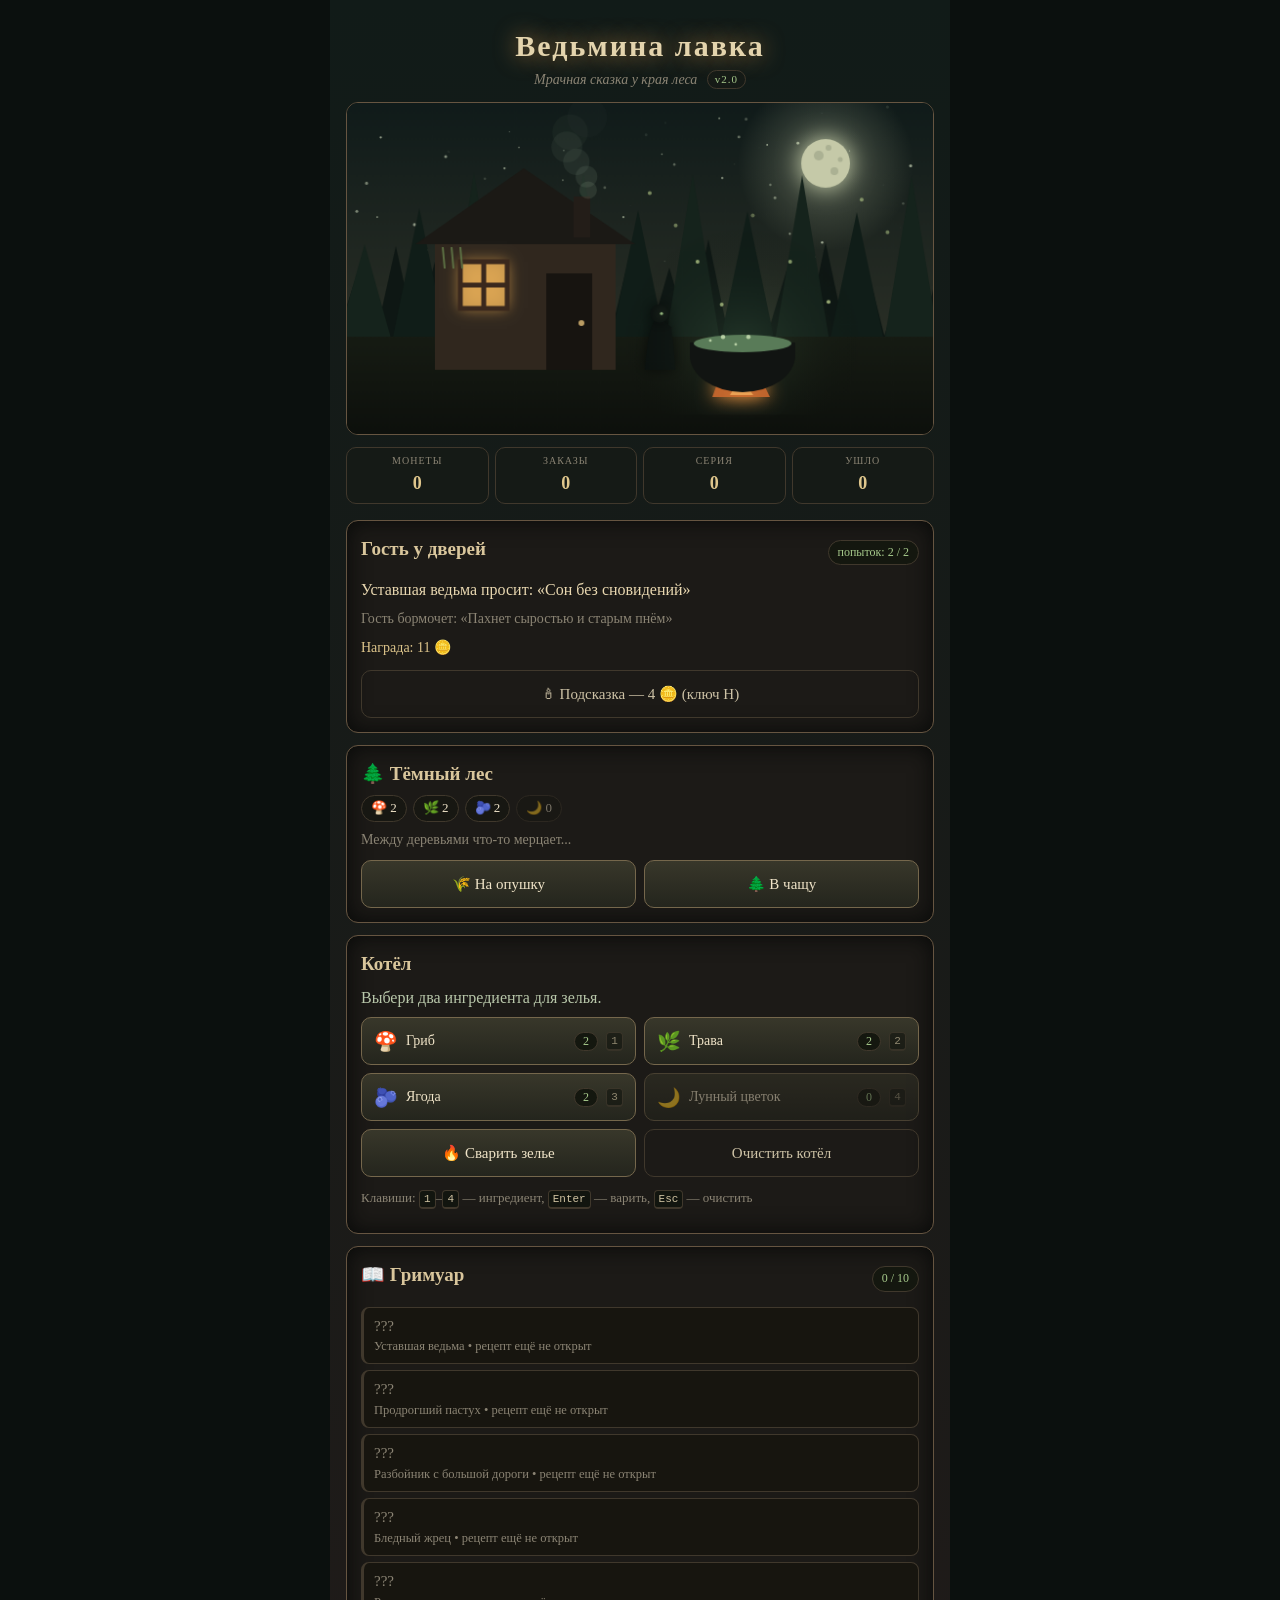
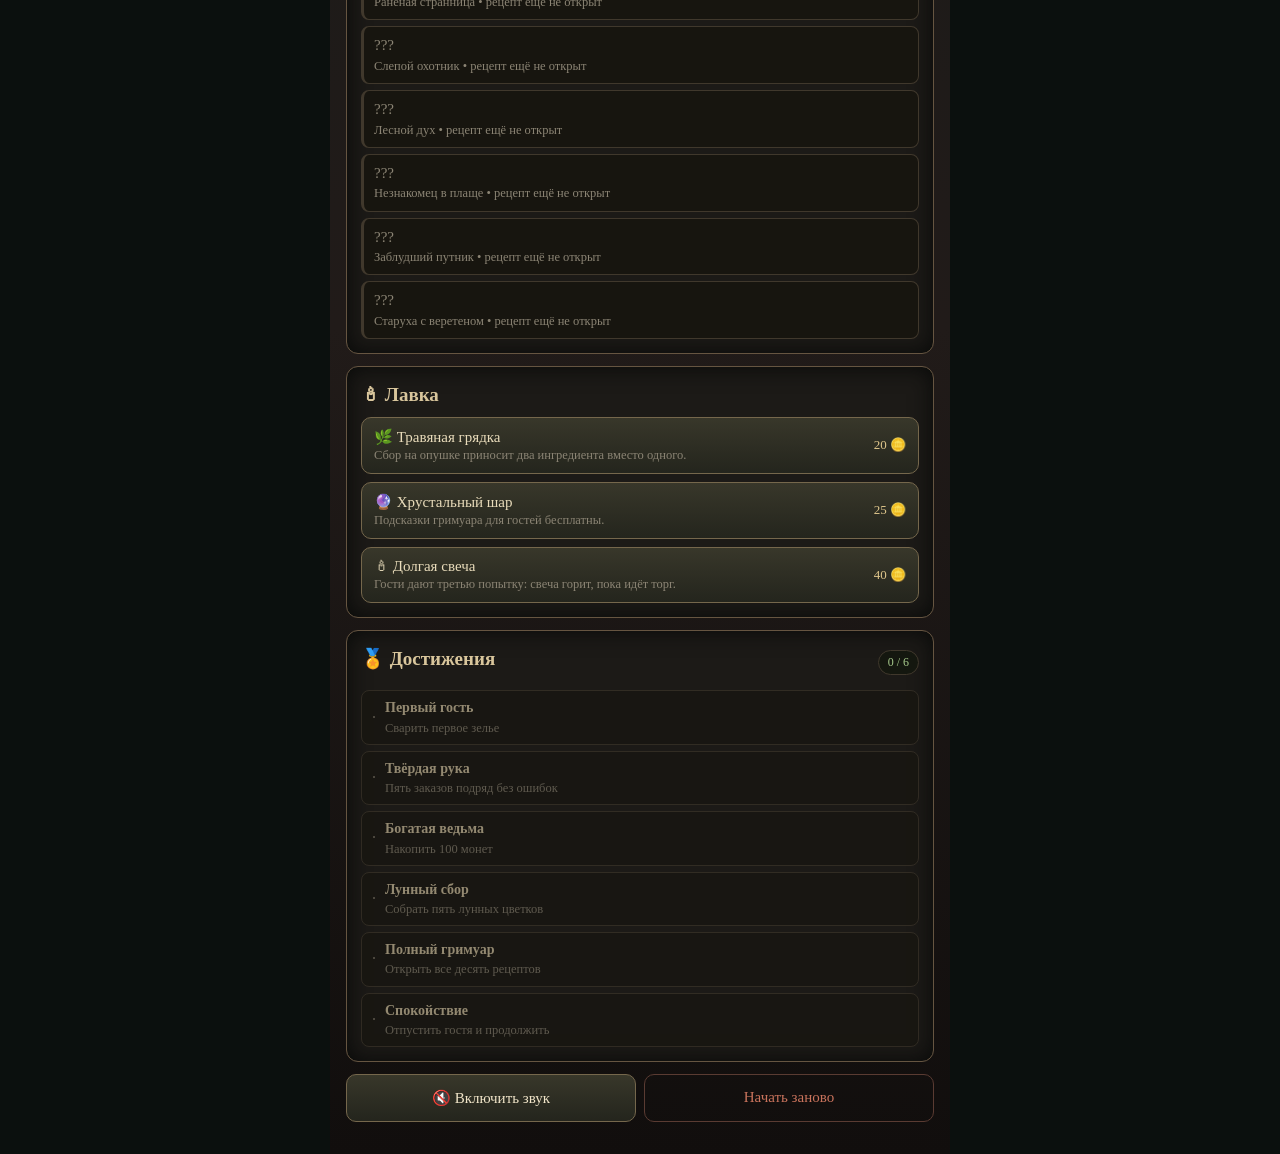
<file: index.html>
<!DOCTYPE html>
<html lang="ru">
<head>
  <meta charset="UTF-8">
  <meta name="viewport" content="width=device-width, initial-scale=1, viewport-fit=cover">
  <meta name="theme-color" content="#0b0e0d">
  <meta name="description" content="Ведьмина лавка — мрачная сказка у края леса: вари зелья, собирай ингредиенты и открывай гримуар.">
  <meta name="color-scheme" content="dark">
  <title>Ведьмина лавка</title>
  <link rel="manifest" href="manifest.webmanifest">
  <link rel="icon" type="image/png" sizes="192x192" href="icon-192.png">
  <link rel="apple-touch-icon" href="icon-192.png">
  <link rel="stylesheet" href="style.css">
</head>
<body>
  <main id="game">
    <header class="head">
      <h1>Ведьмина лавка</h1>
      <p class="tagline">Мрачная сказка у края леса <span id="version" class="version">v2.0</span></p>
    </header>

    <canvas id="scene" width="600" height="340" role="img"
      aria-label="Избушка ведьмы в ночном лесу: луна, котёл на огне и гость у двери"></canvas>

    <div id="stats" class="stats">
      <div class="stat"><span>Монеты</span><strong id="stat-coins">0</strong></div>
      <div class="stat"><span>Заказы</span><strong id="stat-served">0</strong></div>
      <div class="stat"><span>Серия</span><strong id="stat-streak">0</strong></div>
      <div class="stat"><span>Ушло</span><strong id="stat-left">0</strong></div>
    </div>

    <section class="card">
      <div class="card-head">
        <h2>Гость у дверей</h2>
        <span id="attempts" class="badge">попыток: 2</span>
      </div>
      <p id="order"></p>
      <p id="guest-hint" class="muted"></p>
      <p id="revealed" class="muted small" aria-live="polite"></p>
      <p id="supply" class="supply small" aria-live="polite"></p>
      <p id="reward" class="muted"></p>
      <button id="hint" class="ghost">🕯 Подсказка — 4 🪙</button>
    </section>

    <section class="card">
      <h2>🌲 Тёмный лес</h2>
      <p id="stock" class="stock"></p>
      <p id="forest-message" class="muted" aria-live="polite">Между деревьями что-то мерцает...</p>
      <div class="row">
        <button id="gather-edge">🌾 На опушку</button>
        <button id="gather-deep">🌲 В чащу</button>
      </div>
    </section>

    <section class="card">
      <h2>Котёл</h2>
      <p id="status" aria-live="polite">Выбери два ингредиента для зелья.</p>
      <div id="ingredients" class="ingredients"></div>
      <div class="row">
        <button id="brew">🔥 Сварить зелье</button>
        <button id="clear" class="ghost">Очистить котёл</button>
      </div>
      <p class="hint-line small">Клавиши: <kbd>1</kbd>–<kbd>4</kbd> — ингредиент, <kbd>Enter</kbd> — варить, <kbd>Esc</kbd> — очистить</p>
    </section>

    <section class="card">
      <div class="card-head">
        <h2>📖 Гримуар</h2>
        <span id="grimoire-count" class="badge">0 / 10</span>
      </div>
      <ul id="grimoire" class="grimoire"></ul>
    </section>

    <section class="card">
      <h2>🕯 Лавка</h2>
      <div id="upgrades" class="upgrades"></div>
    </section>

    <section class="card">
      <div class="card-head">
        <h2>🏅 Достижения</h2>
        <span id="ach-count" class="badge">0 / 6</span>
      </div>
      <ul id="achievements" class="achievements"></ul>
    </section>

    <footer class="foot">
      <button id="sound">🔇 Включить звук</button>
      <button id="reset" class="ghost danger">Начать заново</button>
    </footer>
  </main>

  <div id="toasts" class="toasts" aria-live="polite" aria-atomic="false"></div>
  <script src="game.js"></script>
</body>
</html>
</file>
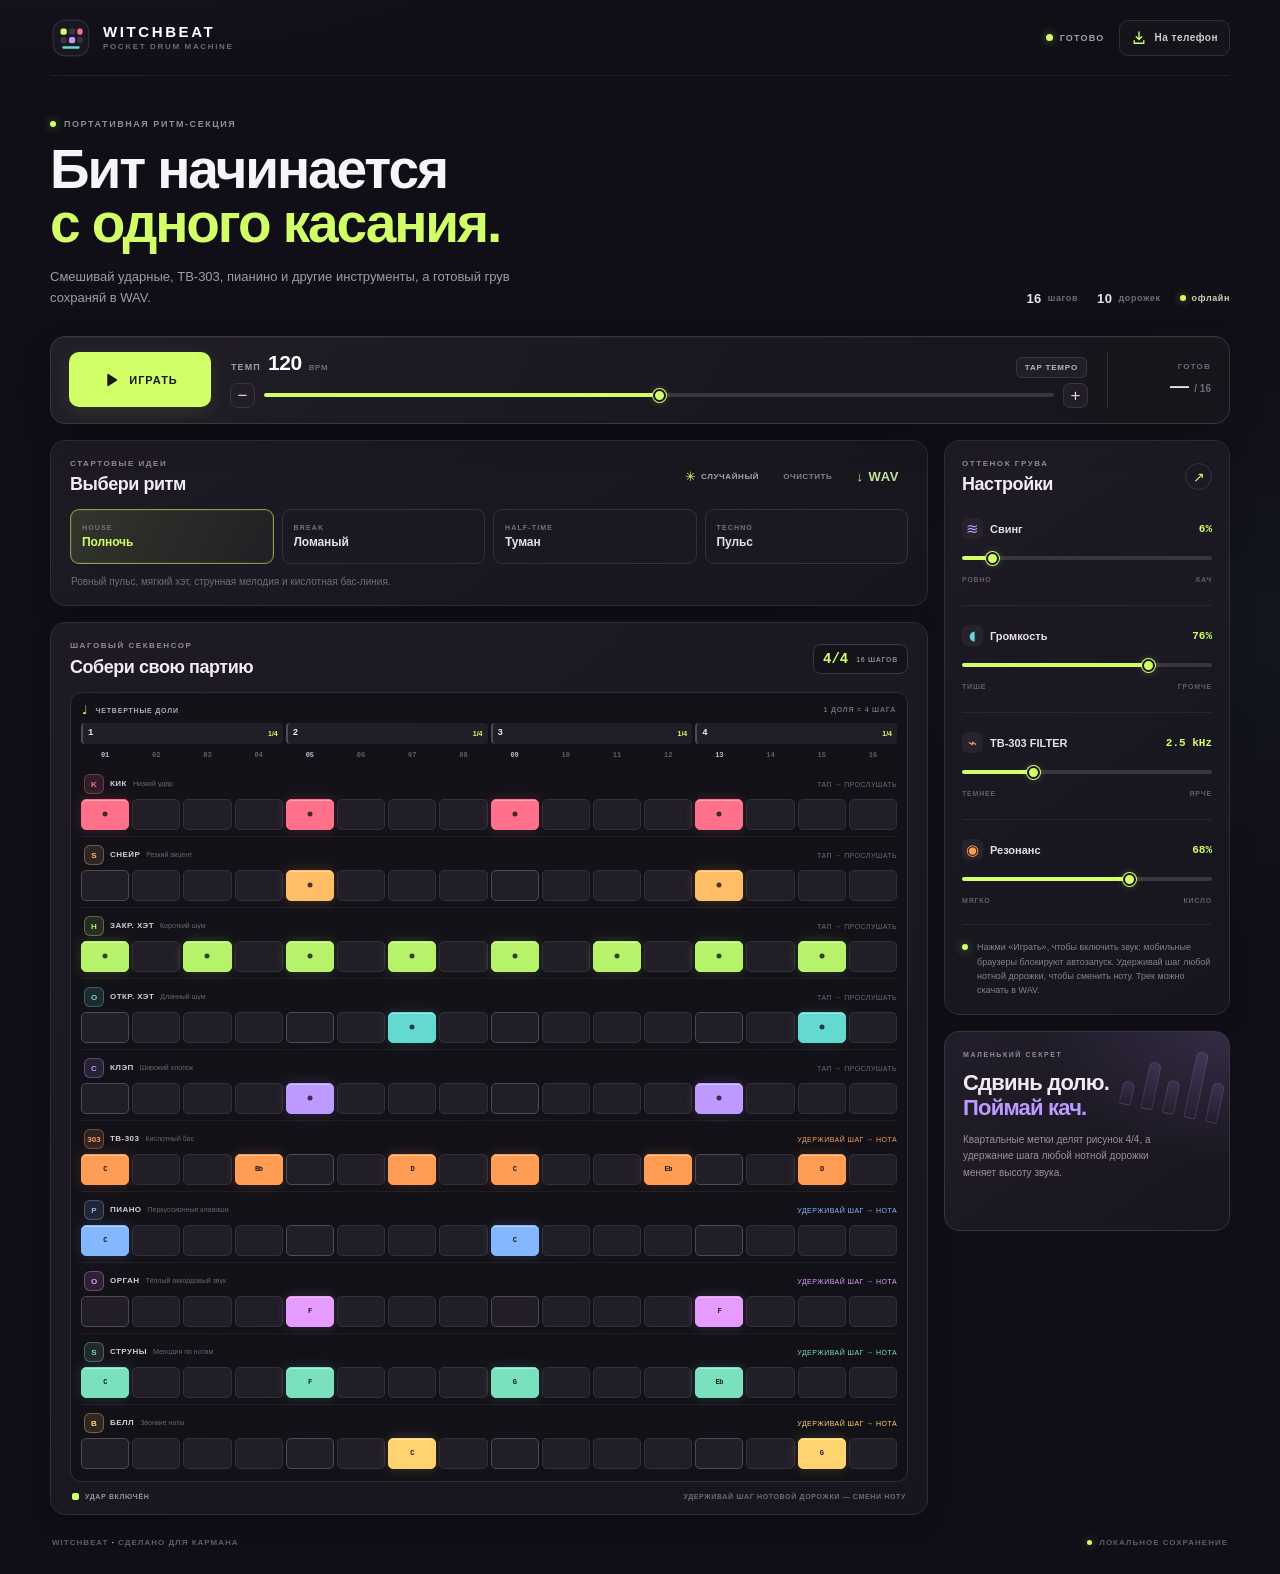
<file: drum-machine/index.html>
<!doctype html>
<html lang="ru">
<head>
  <meta charset="utf-8">
  <meta name="viewport" content="width=device-width, initial-scale=1, viewport-fit=cover">
  <meta name="theme-color" content="#100e16">
  <meta name="color-scheme" content="dark">
  <meta name="description" content="Witchbeat — музыкальный секвенсор для телефона: 10 инструментальных дорожек, 16 шагов, TB-303 и экспорт трека в WAV.">
  <meta name="mobile-web-app-capable" content="yes">
  <meta name="apple-mobile-web-app-capable" content="yes">
  <meta name="apple-mobile-web-app-status-bar-style" content="black-translucent">
  <meta name="apple-mobile-web-app-title" content="Witchbeat">
  <title>Witchbeat — драм-машина для телефона</title>
  <link rel="manifest" href="manifest.webmanifest">
  <link rel="icon" href="icons/icon-192.png" type="image/png">
  <link rel="apple-touch-icon" href="apple-touch-icon.png">
  <link rel="stylesheet" href="style.css">
</head>
<body>
  <div class="page-shell">
    <header class="topbar">
      <a class="brand" href="./" aria-label="Witchbeat — в начало">
        <span class="brand-mark" aria-hidden="true">
          <svg viewBox="0 0 40 40" fill="none">
            <rect x="3" y="3" width="34" height="34" rx="11" fill="#1a1721" stroke="#373141"/>
            <rect x="10" y="11" width="6" height="6" rx="2" fill="#d2ff67"/>
            <rect x="18" y="11" width="6" height="6" rx="2" fill="#393440"/>
            <rect x="26" y="11" width="5" height="6" rx="2" fill="#ff718b"/>
            <rect x="10" y="19" width="6" height="6" rx="2" fill="#393440"/>
            <rect x="18" y="19" width="6" height="6" rx="2" fill="#bd9aff"/>
            <rect x="26" y="19" width="5" height="6" rx="2" fill="#393440"/>
            <path d="M13 29h14" stroke="#64d9d0" stroke-width="2.5" stroke-linecap="round"/>
          </svg>
        </span>
        <span class="brand-copy"><strong>WITCHBEAT</strong><small>POCKET DRUM MACHINE</small></span>
      </a>
      <div class="topbar-actions">
        <span id="saveStatus" class="save-status" role="status"><i></i> ГОТОВО</span>
        <button id="installButton" class="install-button" type="button" aria-label="Как установить Witchbeat на телефон">
          <svg viewBox="0 0 20 20" aria-hidden="true"><path d="M10 2.5v9m-3.5-3L10 12l3.5-3.5M4 13.5v3h12v-3"/></svg>
          <span>На телефон</span>
        </button>
      </div>
    </header>

    <main class="studio">
      <section class="hero" aria-labelledby="page-title">
        <div class="hero-copy">
          <p class="eyebrow"><i></i> ПОРТАТИВНАЯ РИТМ-СЕКЦИЯ</p>
          <h1 id="page-title">Бит начинается<br><em>с одного касания.</em></h1>
          <p class="hero-lead">Смешивай ударные, TB-303, пианино и другие инструменты, а готовый грув сохраняй в WAV.</p>
        </div>
        <div class="hero-stats" aria-label="Возможности">
          <span><b>16</b> шагов</span>
          <span><b>10</b> дорожек</span>
          <span class="offline"><i></i> офлайн</span>
        </div>
      </section>

      <section class="transport-card" aria-label="Управление воспроизведением">
        <button id="playButton" class="play-button" type="button" aria-pressed="false">
          <svg class="play-icon" viewBox="0 0 24 24" aria-hidden="true"><path d="M7 4.8c0-.8.9-1.3 1.6-.9l11 7.1a1.2 1.2 0 0 1 0 2L8.6 20.1c-.8.5-1.6 0-1.6-.9V4.8Z"/></svg>
          <span id="playLabel">ИГРАТЬ</span>
        </button>
        <div class="tempo-control">
          <div class="tempo-heading">
            <label for="tempoRange">ТЕМП</label>
            <output id="tempoValue" for="tempoRange">120</output>
            <span class="bpm">BPM</span>
            <button id="tapButton" class="tap-button" type="button">TAP TEMPO</button>
          </div>
          <div class="tempo-slider-row">
            <button id="tempoDown" class="stepper" type="button" aria-label="Уменьшить темп">−</button>
            <input id="tempoRange" class="range tempo-range" type="range" min="60" max="180" step="1" value="120" aria-label="Темп в ударах в минуту">
            <button id="tempoUp" class="stepper" type="button" aria-label="Увеличить темп">+</button>
          </div>
        </div>
        <div class="play-readout" aria-live="off">
          <span id="playState" class="play-state">ГОТОВ</span>
          <strong id="stepReadout">— <i>/ 16</i></strong>
        </div>
      </section>

      <div class="workspace">
        <div class="main-stack">
          <section class="panel pattern-panel" aria-labelledby="pattern-title">
            <div class="panel-heading pattern-heading">
              <div>
                <p class="eyebrow">СТАРТОВЫЕ ИДЕИ</p>
                <h2 id="pattern-title">Выбери ритм</h2>
              </div>
              <div class="pattern-actions">
                <button id="randomButton" class="text-action" type="button" aria-label="Создать случайный ритм">
                  <span aria-hidden="true">✳</span> СЛУЧАЙНЫЙ
                </button>
                <button id="clearButton" class="text-action clear-action" type="button" aria-label="Очистить все шаги">ОЧИСТИТЬ</button>
                <a id="exportLink" class="text-action export-action" href="#export-wav" aria-label="Подготовить текущий трек к скачиванию в WAV">
                  <span aria-hidden="true">↓</span><span id="exportLabel">WAV</span>
                </a>
              </div>
            </div>
            <div id="presetList" class="preset-list" role="group" aria-label="Готовые ритмы"></div>
            <p id="patternDescription" class="pattern-description">Измени любой шаг — паттерн сохранится автоматически.</p>
          </section>

          <section class="panel sequencer-panel" aria-labelledby="sequencer-title">
            <div class="panel-heading sequencer-heading">
              <div>
                <p class="eyebrow">ШАГОВЫЙ СЕКВЕНСОР</p>
                <h2 id="sequencer-title">Собери свою партию</h2>
              </div>
              <div class="time-signature" aria-label="Размер четыре четверти, шестнадцать шагов">
                <strong>4/4</strong><span>16 ШАГОВ</span>
              </div>
            </div>
            <div class="sequence-grid-wrap">
              <div class="ruler-caption" aria-hidden="true">
                <span><b>♩</b> ЧЕТВЕРТНЫЕ ДОЛИ</span>
                <span>1 ДОЛЯ = 4 ШАГА</span>
              </div>
              <div id="beatRuler" class="beat-ruler" aria-hidden="true"></div>
              <div id="stepNumbers" class="step-numbers" aria-hidden="true"></div>
              <div id="trackRows" class="track-rows"></div>
            </div>
            <div class="sequence-footer">
              <span class="active-legend"><i></i> УДАР ВКЛЮЧЁН</span>
              <span>УДЕРЖИВАЙ ШАГ НОТОВОЙ ДОРОЖКИ — СМЕНИ НОТУ</span>
            </div>
          </section>
        </div>

        <aside class="side-stack" aria-label="Настройки ритма">
          <section class="panel groove-panel" aria-labelledby="groove-title">
            <div class="panel-heading compact-heading">
              <div>
                <p class="eyebrow">ОТТЕНОК ГРУВА</p>
                <h2 id="groove-title">Настройки</h2>
              </div>
              <span class="knob-mark" aria-hidden="true">↗</span>
            </div>
            <div class="setting-control">
              <div class="setting-title">
                <label for="swingRange"><span class="setting-symbol swing-symbol">≋</span> Свинг</label>
                <output id="swingValue" for="swingRange">6%</output>
              </div>
              <input id="swingRange" class="range" type="range" min="0" max="60" step="1" value="6" aria-label="Количество свинга">
              <div class="range-captions"><span>РОВНО</span><span>КАЧ</span></div>
            </div>
            <div class="setting-control volume-control">
              <div class="setting-title">
                <label for="volumeRange"><span class="setting-symbol volume-symbol">◖</span> Громкость</label>
                <output id="volumeValue" for="volumeRange">76%</output>
              </div>
              <input id="volumeRange" class="range" type="range" min="0" max="100" step="1" value="76" aria-label="Общая громкость">
              <div class="range-captions"><span>ТИШЕ</span><span>ГРОМЧЕ</span></div>
            </div>
            <div class="setting-control tb-cutoff-control">
              <div class="setting-title">
                <label for="tbCutoffRange"><span class="setting-symbol cutoff-symbol">⌁</span> TB-303 FILTER</label>
                <output id="tbCutoffValue" for="tbCutoffRange">2.5 kHz</output>
              </div>
              <input id="tbCutoffRange" class="range" type="range" min="250" max="8500" step="50" value="2500" aria-label="Частота фильтра TB-303">
              <div class="range-captions"><span>ТЕМНЕЕ</span><span>ЯРЧЕ</span></div>
            </div>
            <div class="setting-control tb-resonance-control">
              <div class="setting-title">
                <label for="tbResonanceRange"><span class="setting-symbol resonance-symbol">◉</span> Резонанс</label>
                <output id="tbResonanceValue" for="tbResonanceRange">68%</output>
              </div>
              <input id="tbResonanceRange" class="range" type="range" min="0" max="100" step="1" value="68" aria-label="Резонанс фильтра TB-303">
              <div class="range-captions"><span>МЯГКО</span><span>КИСЛО</span></div>
            </div>
            <div class="sound-note"><span class="sound-note-dot"></span><span>Нажми «Играть», чтобы включить звук: мобильные браузеры блокируют автозапуск. Удерживай шаг любой нотной дорожки, чтобы сменить ноту. Трек можно скачать в WAV.</span></div>
          </section>

          <section class="tip-panel" aria-labelledby="tip-title">
            <div class="tip-art" aria-hidden="true"><span></span><span></span><span></span><span></span><span></span></div>
            <p class="eyebrow">МАЛЕНЬКИЙ СЕКРЕТ</p>
            <h2 id="tip-title">Сдвинь долю.<br><em>Поймай кач.</em></h2>
            <p>Квартальные метки делят рисунок 4/4, а удержание шага любой нотной дорожки меняет высоту звука.</p>
          </section>
        </aside>
      </div>

      <footer class="footer">
        <span>WITCHBEAT <i>·</i> СДЕЛАНО ДЛЯ КАРМАНА</span>
        <span><i class="footer-led"></i> ЛОКАЛЬНОЕ СОХРАНЕНИЕ</span>
      </footer>
    </main>
  </div>

  <dialog id="installDialog" class="install-dialog" aria-labelledby="installTitle">
    <form method="dialog" class="dialog-card">
      <button class="dialog-close" aria-label="Закрыть окно">×</button>
      <p class="eyebrow"><i></i> WITCHBEAT В ТВОЁМ ТЕЛЕФОНЕ</p>
      <h2 id="installTitle">Поставь бит<br><em>на главный экран.</em></h2>
      <p class="dialog-lead">Приложение работает без интернета, а твой ритм сохраняется на этом устройстве.</p>
      <div class="install-steps">
        <section><strong>iPhone / iPad</strong><span>Открой в Safari → «Поделиться» → «На экран Домой».</span></section>
        <section><strong>Android</strong><span>Открой в Chrome → меню ⋮ → «Установить приложение».</span></section>
      </div>
      <button class="dialog-done" type="submit">ПОНЯТНО</button>
    </form>
  </dialog>

  <div id="toast" class="toast" role="status" aria-live="polite"></div>

  <script src="engine.js"></script>
  <script src="wav.js"></script>
  <script src="app.js"></script>
  <script>
    if ('serviceWorker' in navigator && /^https?:$/.test(location.protocol)) {
      window.addEventListener('load', () => navigator.serviceWorker.register('./sw.js', { scope: './' }).catch(() => {}));
    }
  </script>
</body>
</html>
</file>
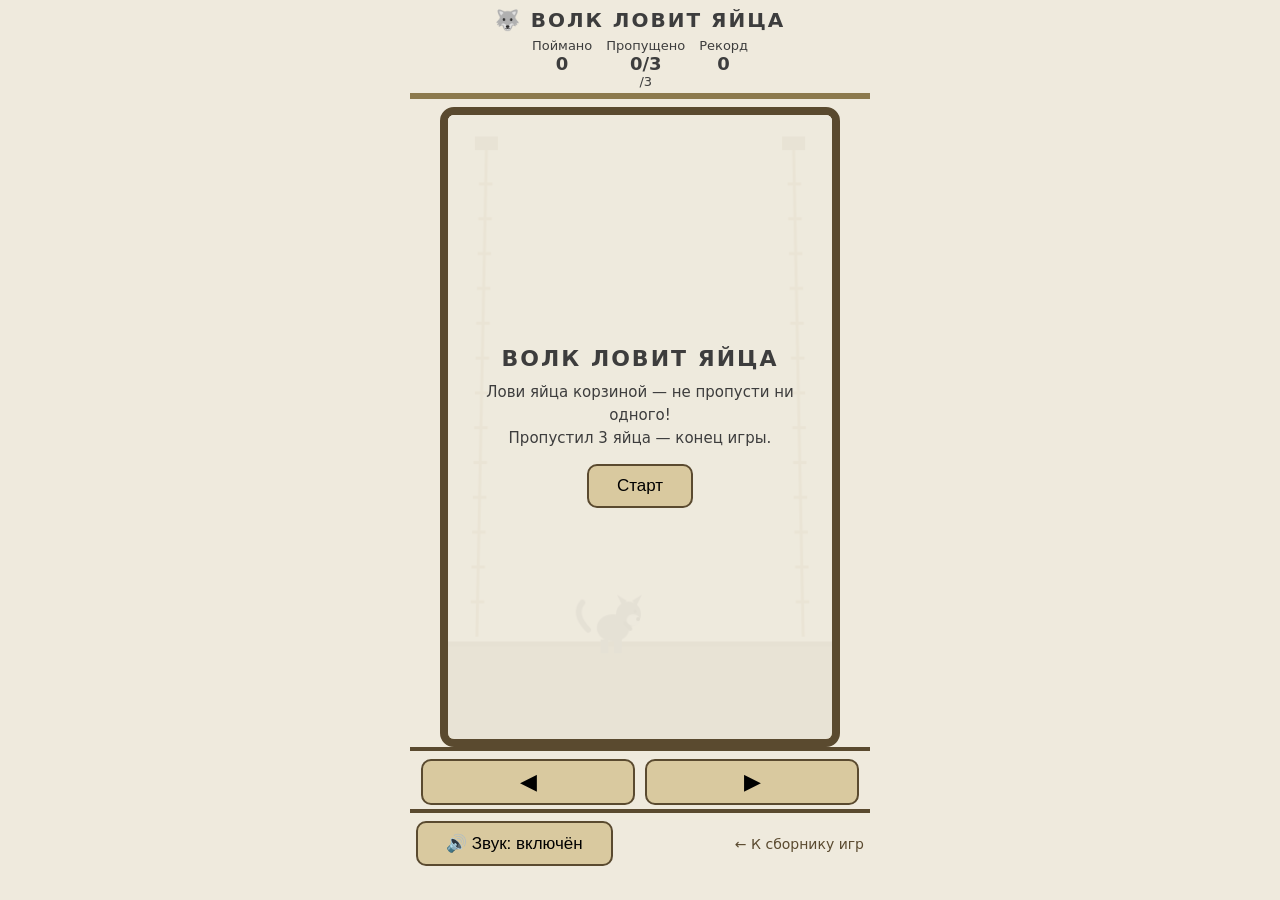
<file: egg-game/index.html>
<!DOCTYPE html>
<html lang="ru">
<head>
  <meta charset="UTF-8">
  <meta name="viewport" content="width=device-width, initial-scale=1, viewport-fit=cover">
  <meta name="theme-color" content="#8c7a4d">
  <meta name="color-scheme" content="light">
  <meta name="description" content="Волк ловит яйца — классическая игра в стиле Game &amp; Watch. Лови падающие яйца корзиной, не пропусти ни одного!">
  <title>Волк ловит яйца</title>
  <link rel="manifest" href="manifest.webmanifest">
  <link rel="icon" type="image/png" sizes="512x512" href="icon-512.png">
  <link rel="apple-touch-icon" href="icon-512.png">
  <link rel="stylesheet" href="style.css">
</head>
<body>
  <div class="wrap">
    <header class="head">
      <h1>🐺 Волк ловит яйца</h1>
      <div class="hud">
        <div><span>Поймано</span><strong id="score">0</strong></div>
        <div><span>Пропущено</span><strong id="misses">0</strong>/3</div>
        <div><span>Рекорд</span><strong id="highscore">0</strong></div>
      </div>
    </header>

    <div class="stage">
      <canvas id="scene" width="400" height="640" role="img"
        aria-label="Волк ловит падающие яйца корзиной"></canvas>
      <div id="overlay" class="overlay">
        <div class="panel">
          <h2 id="overlay-title">Волк ловит яйца</h2>
          <p id="overlay-hint">Лови яйца корзиной — не пропусти ни одного!<br>Пропустил 3 яйца — конец игры.</p>
          <button id="btn-start">Старт</button>
        </div>
      </div>
    </div>

    <div class="controls">
      <button id="btn-left">◀</button>
      <button id="btn-right">▶</button>
    </div>

    <footer class="foot">
      <button id="sound">🔊 Звук: включён</button>
      <a class="ghost" href="../">← К сборнику игр</a>
    </footer>
  </div>
  <script src="game.js"></script>
</body>
</html>
</file>
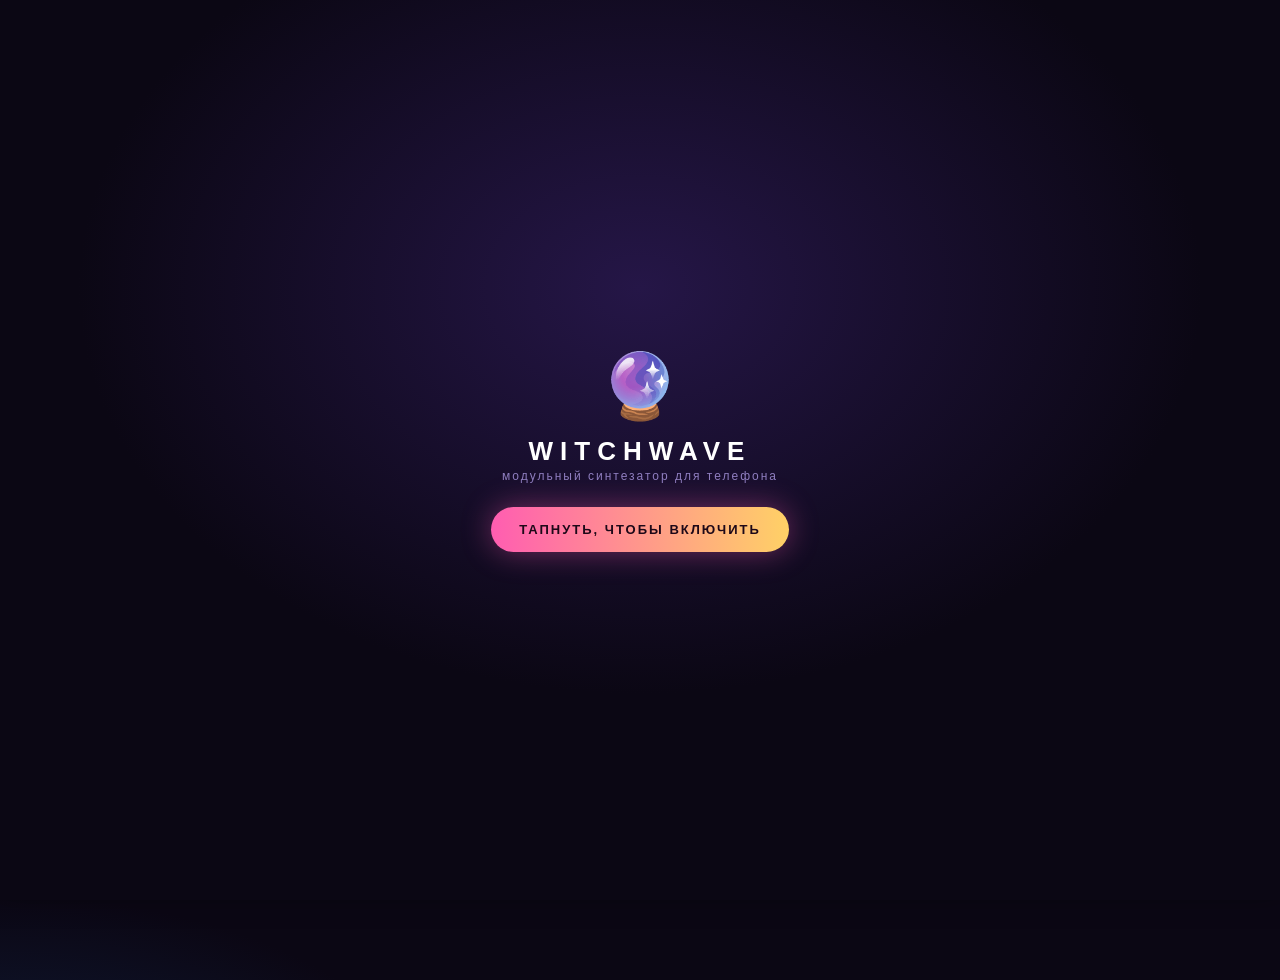
<file: modular-synth/index.html>
<!doctype html>
<html lang="ru">
<head>
<meta charset="utf-8">
<meta name="viewport" content="width=device-width, initial-scale=1, viewport-fit=cover, maximum-scale=1, user-scalable=no">
<meta name="theme-color" content="#0b0714">
<meta name="mobile-web-app-capable" content="yes">
<meta name="apple-mobile-web-app-capable" content="yes">
<meta name="apple-mobile-web-app-status-bar-style" content="black-translucent">
<meta name="apple-mobile-web-app-title" content="Witchwave">
<meta name="description" content="Модульный синтезатор для телефона: VCO, LFO, ADSR, фильтр, VCA и патч-кабели.">
<title>Witchwave — Modular Synth</title>
<link rel="manifest" href="manifest.webmanifest">
<link rel="icon" href="icons/icon-192.png">
<link rel="apple-touch-icon" href="apple-touch-icon.png">
<link rel="stylesheet" href="style.css?v=6">
<script>
// Самодиагностика: любая ошибка JS показывается прямо на экране, а не молча
(function(){
  function show(msg){
    var b=document.getElementById('errbox');
    if(!b){b=document.createElement('div');b.id='errbox';document.body.appendChild(b);}
    b.textContent=msg;b.style.display='block';
  }
  window.addEventListener('error',function(ev){
    var f=(ev.filename||'').split('/').pop();
    show('⚠ Ошибка: '+(ev.message||'файл не загрузился')+' ('+f+':'+(ev.lineno||'?')+')');
  });
  window.addEventListener('unhandledrejection',function(ev){
    show('⚠ Ошибка: '+String((ev.reason&&ev.reason.message)||ev.reason));
  });
  // новый service worker активировался -> перезагрузиться, чтобы получить свежий код
  if('serviceWorker' in navigator){
    navigator.serviceWorker.addEventListener('message',function(e){
      if(e.data==='ww-update')location.reload();
    });
  }
})();
</script>
</head>
<body>

<header class="hud">
  <div class="hud-title">🔮 WITCHWAVE <span>MODULAR</span><span class="ver" id="verchip">v?</span></div>
  <div class="hud-row">
    <select id="preset" class="hselect" aria-label="Пресет">
      <option value="classic">Классика FM</option>
      <option value="witch-pad">Пад ведьмы</option>
      <option value="dark-bass">Тёмный бас</option>
      <option value="noise-lead">Шумовой лид</option>
    </select>
    <button class="hbtn" id="btnRand">RND</button>
    <button class="hbtn" id="btnSave">SAVE</button>
    <button class="hbtn" id="btnLoad">LOAD</button>
  </div>
</header>

<div class="rack-wrap" id="rackWrap">
  <div class="rack" id="rack"></div>
  <p class="hint">КОННЕКТОР: нажми светящуюся точку (или уже вставленный провод) и потяни в сокет — модули соединятся.<br>
  Провод можно перетянуть с любого конца: в сокет — сменить вход, на другую точку — сменить выход,
  отпустить в воздухе — снять. Двойной тап по ручке — сброс значения.</p>
  <div id="patchlist" aria-label="Список соединений"></div>
  <svg id="cables" aria-hidden="true"></svg>
</div>

<div class="kbd" id="kbd">
  <div class="kbd-top">
    <div class="kbd-left">
      <button class="hbtn" id="octDn">OCT −</button>
      <span class="oct" id="octVal">+0</span>
      <button class="hbtn" id="octUp">OCT +</button>
    </div>
    <button class="hbtn hold" id="btnHold">HOLD</button>
  </div>
  <div class="keys" id="keys"></div>
</div>

<div class="start" id="start">
  <div class="start-card">
    <div class="start-icon">🔮</div>
    <h1>WITCHWAVE</h1>
    <p>модульный синтезатор для телефона</p>
    <button class="start-btn" id="startBtn">ТАПНУТЬ, ЧТОБЫ ВКЛЮЧИТЬ</button>
  </div>
</div>

<div class="toast" id="toast"></div>

<script src="synth.js?v=6"></script>
<script>
  // Версионированный URL воркера = гарантированно свежая версия (старый кэш не мешает)
  if ('serviceWorker' in navigator) {
    window.addEventListener('load', () => {
      navigator.serviceWorker.register('sw.js?v=6').catch(() => {});
    });
  }
</script>
</body>
</html>
</file>
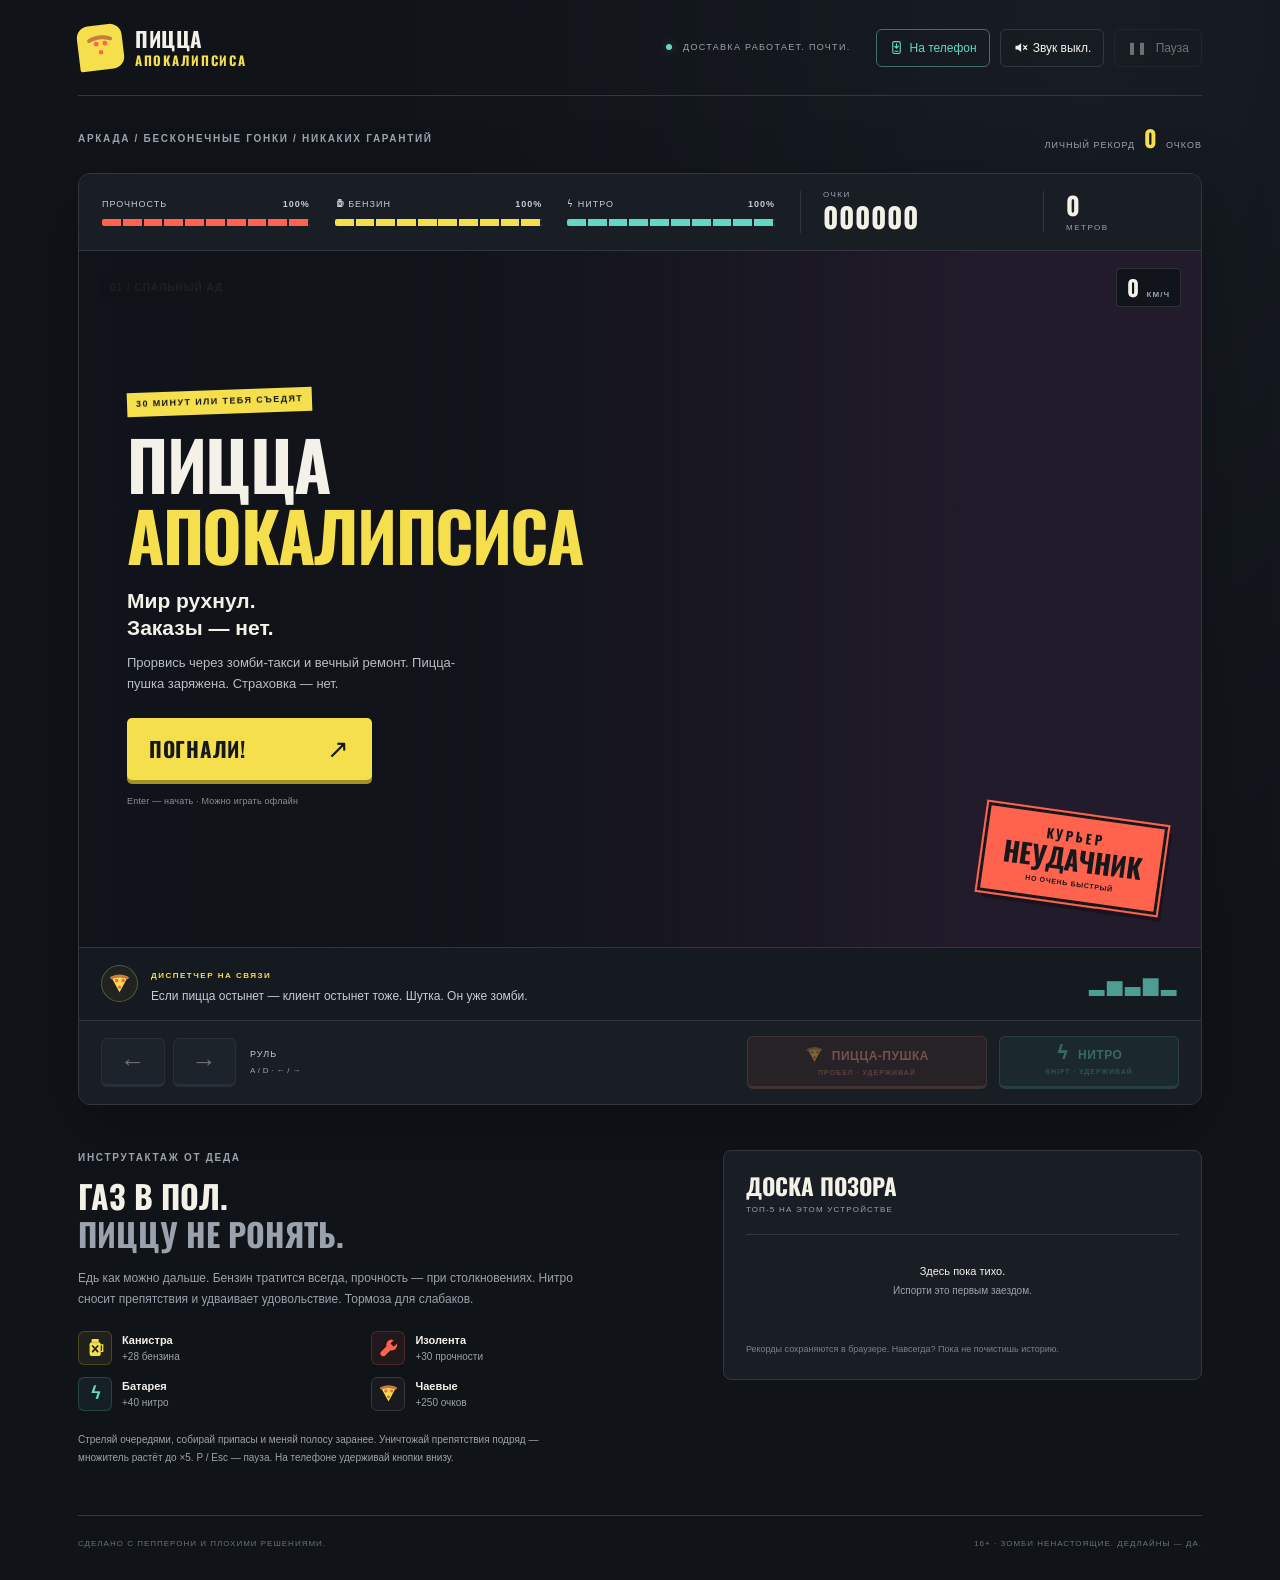
<file: pizza-apocalypse/index.html>
<!DOCTYPE html>
<html lang="ru">
<head>
  <meta charset="UTF-8">
  <meta name="viewport" content="width=device-width, initial-scale=1, viewport-fit=cover">
  <meta name="theme-color" content="#101318">
  <meta name="color-scheme" content="dark">
  <meta name="description" content="Пицца апокалипсиса — бесплатные браузерные гонки на выживание. Зомби-такси, пицца-пушка, нитро и очень сомнительные решения.">
  <title>Пицца апокалипсиса — гонки на выживание</title>
  <link rel="icon" href="icon.svg" type="image/svg+xml">
  <link rel="manifest" href="manifest.webmanifest">
  <link rel="apple-touch-icon" sizes="180x180" href="apple-touch-icon.png">
  <meta name="mobile-web-app-capable" content="yes">
  <meta name="apple-mobile-web-app-capable" content="yes">
  <meta name="apple-mobile-web-app-status-bar-style" content="black">
  <meta name="apple-mobile-web-app-title" content="Пицца 666">
  <link rel="stylesheet" href="style.css">
</head>
<body>
  <svg class="svg-defs" aria-hidden="true" xmlns="http://www.w3.org/2000/svg"><defs>
    <symbol id="i-pizza" viewBox="0 0 32 32"><path d="M5 8Q16 3 27 8L16 28Z" fill="#f5df4d"/><path d="M5 8Q16 3 27 8" fill="none" stroke="#c77b3e" stroke-width="4" stroke-linecap="round"/><g fill="#ff624d"><circle cx="12" cy="12" r="2.5"/><circle cx="21" cy="12" r="2.5"/><circle cx="16" cy="21" r="2.3"/></g></symbol>
    <symbol id="i-fuel" viewBox="0 0 32 32"><rect x="7" y="8" width="17" height="21" rx="3" fill="currentColor"/><rect x="10" y="3" width="11" height="5" rx="1" fill="currentColor"/><path d="M11 13l9 10m0-10l-9 10" stroke="#191e25" stroke-width="2.5"/><path d="M24 12h3v10h-3" fill="none" stroke="currentColor" stroke-width="2"/></symbol>
    <symbol id="i-wrench" viewBox="0 0 32 32"><path d="M21 4a8 8 0 0 0-8 10L5 22a4 4 0 0 0 6 6l8-8A8 8 0 0 0 29 10l-5 5-5-5 5-5a8 8 0 0 0-3-1Z" fill="currentColor"/></symbol>
    <symbol id="i-sound" viewBox="0 0 24 24"><path d="M4 9h4l5-4v14l-5-4H4Z" fill="currentColor"/><path d="M16 8q4 4 0 8m3-11q6 7 0 14" fill="none" stroke="currentColor" stroke-width="2" stroke-linecap="round"/></symbol>
    <symbol id="i-install" viewBox="0 0 24 24"><rect x="6" y="2.5" width="12" height="19" rx="2.5" fill="none" stroke="currentColor" stroke-width="1.8"/><path d="M12 6v7m-3-3 3 3 3-3M9.5 18h5" fill="none" stroke="currentColor" stroke-width="1.8" stroke-linecap="round" stroke-linejoin="round"/></symbol>
    <symbol id="i-mute" viewBox="0 0 24 24"><path d="M4 9h4l5-4v14l-5-4H4Z" fill="currentColor"/><path d="M17 9l5 6m0-6l-5 6" stroke="currentColor" stroke-width="2" stroke-linecap="round"/></symbol>
  </defs></svg>
  <div class="page">
    <header class="masthead">
      <a class="brand" href="./" aria-label="Пицца апокалипсиса — главная">
        <span class="brand-icon" aria-hidden="true"><svg><use href="#i-pizza"/></svg></span>
        <span>ПИЦЦА<span class="brand-second">АПОКАЛИПСИСА</span></span>
      </a>
      <div class="masthead-right">
        <span class="live-label"><i></i> ДОСТАВКА РАБОТАЕТ. ПОЧТИ.</span>
        <button id="install" class="icon-button install-button" type="button" title="Установить на телефон" aria-label="Установить игру на телефон"><svg class="btn-icon"><use href="#i-install"/></svg><span>На телефон</span></button>
        <button id="sound" class="icon-button" type="button" aria-pressed="false" title="Включить звук"><svg class="btn-icon"><use href="#i-mute"/></svg><span>Звук выкл.</span></button>
        <button id="pause" class="icon-button" type="button" disabled title="Пауза (P)">❚❚ <span>Пауза</span></button>
      </div>
    </header>

    <main>
      <div class="game-heading">
        <p class="eyebrow">АРКАДА / БЕСКОНЕЧНЫЕ ГОНКИ / НИКАКИХ ГАРАНТИЙ</p>
        <div class="record"><span>ЛИЧНЫЙ РЕКОРД</span><strong id="best">0</strong><small>ОЧКОВ</small></div>
      </div>

      <section class="game-shell" aria-label="Игра Пицца апокалипсиса">
        <div class="dashboard">
          <div class="meter health-meter"><div class="meter-label"><span> ПРОЧНОСТЬ</span><b id="health-value">100%</b></div><div class="meter-track" role="progressbar" aria-label="Прочность" aria-valuemin="0" aria-valuemax="100" aria-valuenow="100" id="health-bar"><i></i></div></div>
          <div class="meter fuel-meter"><div class="meter-label"><span><svg class="meter-icon"><use href="#i-fuel"/></svg> БЕНЗИН</span><b id="fuel-value">100%</b></div><div class="meter-track" role="progressbar" aria-label="Бензин" aria-valuemin="0" aria-valuemax="100" aria-valuenow="100" id="fuel-bar"><i></i></div></div>
          <div class="meter nitro-meter"><div class="meter-label"><span>ϟ НИТРО</span><b id="nitro-value">100%</b></div><div class="meter-track" role="progressbar" aria-label="Нитро" aria-valuemin="0" aria-valuemax="100" aria-valuenow="100" id="nitro-bar"><i></i></div></div>
          <div class="score-block"><span>ОЧКИ</span><strong id="score">000000</strong></div>
          <div class="distance-block"><strong id="distance">0</strong><span>МЕТРОВ</span></div>
        </div>

        <div class="stage" id="stage">
          <canvas id="road" width="1000" height="620" tabindex="0" aria-label="Четырёхполосное шоссе. Стрелки влево и вправо — перестроение, пробел — пицца-пушка, Shift — нитро."></canvas>
          <div class="stage-top" aria-hidden="true">
            <span id="district" class="district-tag">01 / СПАЛЬНЫЙ АД</span>
            <span id="combo" class="combo-tag" hidden>×2 СЕРИЯ</span>
            <span id="speed" class="speed-tag">105 <small>КМ/Ч</small></span>
          </div>
          <div id="district-banner" class="district-banner" hidden></div>

          <section id="start-screen" class="screen start-screen" aria-labelledby="game-title">
            <div class="screen-copy">
              <span class="yellow-label">30 МИНУТ ИЛИ ТЕБЯ СЪЕДЯТ</span>
              <h1 id="game-title">ПИЦЦА<br><span>АПОКАЛИПСИСА</span></h1>
              <p class="lead">Мир рухнул.<br>Заказы — нет.</p>
              <p class="intro">Прорвись через зомби-такси и вечный ремонт. Пицца-пушка заряжена. Страховка — нет.</p>
              <button id="start" class="primary-button" type="button">ПОГНАЛИ! <span aria-hidden="true">↗</span></button>
              <p class="start-hint">Enter — начать · Можно играть офлайн</p>
            </div>
            <div class="car-sticker" aria-hidden="true"><span>КУРЬЕР</span><strong>НЕУДАЧНИК</strong><small>НО ОЧЕНЬ БЫСТРЫЙ</small></div>
          </section>

          <section id="pause-screen" class="screen centered-screen" aria-labelledby="pause-title" hidden>
            <div class="modal-copy">
              <span class="yellow-label">ДВИГАТЕЛЬ НА ХОЛОСТЫХ</span>
              <h2 id="pause-title">ПЕРЕКУР.</h2>
              <p>Зомби подождут. У них профсоюз.</p>
              <button id="resume" class="primary-button" type="button">ПРОДОЛЖИТЬ <span aria-hidden="true">→</span></button>
              <button id="pause-restart" class="text-button" type="button">Начать новый заезд</button>
            </div>
          </section>

          <section id="over-screen" class="screen centered-screen" aria-labelledby="over-title" hidden>
            <div class="modal-copy">
              <span id="over-label" class="yellow-label">ДОСТАВКА НЕ СОСТОЯЛАСЬ</span>
              <h2 id="over-title">НУ ТЫ ДАЁШЬ.</h2>
              <p id="over-reason">Коробка помялась. И ты тоже.</p>
              <div class="result-grid">
                <div><strong id="result-score">0</strong><span>ОЧКОВ</span></div>
                <div><strong id="result-distance">0 м</strong><span>ДИСТАНЦИЯ</span></div>
                <div><strong id="result-kills">0</strong><span>РАСЧИЩЕНО</span></div>
              </div>
              <p id="result-tip" class="result-tip"></p>
              <button id="restart" class="primary-button" type="button">ЕЩЁ ЗАЕЗД <span aria-hidden="true">↻</span></button>
              <button id="garage" class="text-button" type="button">В гараж</button>
            </div>
          </section>
        </div>

        <div class="radio" id="radio"><span class="radio-avatar" aria-hidden="true"><svg><use href="#i-pizza"/></svg></span><div><span class="radio-label">ДИСПЕТЧЕР НА СВЯЗИ</span><p id="radio-message" role="status" aria-live="polite">Если пицца остынет — клиент остынет тоже. Шутка. Он уже зомби.</p></div><span class="radio-wave" aria-hidden="true">▂▅▃▆▂</span></div>

        <div class="controls" aria-label="Управление автомобилем">
          <div class="steer-controls">
            <button id="left" class="control-button" type="button" aria-label="Перестроиться влево">←</button>
            <button id="right" class="control-button" type="button" aria-label="Перестроиться вправо">→</button>
            <span class="control-caption">РУЛЬ<small>A / D · ← / →</small></span>
          </div>
          <button id="fire" class="control-button fire-button" type="button"><svg class="btn-icon""><use href="#i-pizza"/></svg> ПИЦЦА-ПУШКА<small>ПРОБЕЛ · УДЕРЖИВАЙ</small></button>
          <button id="boost" class="control-button boost-button" type="button"><span aria-hidden="true">ϟ</span> НИТРО<small>SHIFT · УДЕРЖИВАЙ</small></button>
        </div>
      </section>

      <section class="briefing" aria-label="Правила и рекорды">
        <div class="briefing-copy">
          <p class="eyebrow">ИНСТРУТАКТАЖ ОТ ДЕДА</p>
          <h2>ГАЗ В ПОЛ.<br><span>ПИЦЦУ НЕ РОНЯТЬ.</span></h2>
          <p>Едь как можно дальше. Бензин тратится всегда, прочность — при столкновениях. Нитро сносит препятствия и удваивает удовольствие. Тормоза для слабаков.</p>
          <ul class="legend">
            <li><b class="legend-icon fuel"><svg><use href="#i-fuel"/></svg></b><span><strong>Канистра</strong> +28 бензина</span></li>
            <li><b class="legend-icon repair"><svg><use href="#i-wrench"/></svg></b><span><strong>Изолента</strong> +30 прочности</span></li>
            <li><b class="legend-icon nitro">ϟ</b><span><strong>Батарея</strong> +40 нитро</span></li>
            <li><b class="legend-icon pizza"><svg><use href="#i-pizza"/></svg></b><span><strong>Чаевые</strong> +250 очков</span></li>
          </ul>
          <p class="fine-print">Стреляй очередями, собирай припасы и меняй полосу заранее. Уничтожай препятствия подряд — множитель растёт до ×5. P / Esc — пауза. На телефоне удерживай кнопки внизу.</p>
        </div>
        <aside class="leaderboard">
          <div class="leaderboard-head"><h2>ДОСКА ПОЗОРА</h2><span>ТОП-5 НА ЭТОМ УСТРОЙСТВЕ</span></div>
          <ol id="records"><li class="empty-records">Здесь пока тихо.<br><span>Испорти это первым заездом.</span></li></ol>
          <p>Рекорды сохраняются в браузере. Навсегда? Пока не почистишь историю.</p>
        </aside>
      </section>
    </main>
    <footer><span>СДЕЛАНО С ПЕППЕРОНИ И ПЛОХИМИ РЕШЕНИЯМИ.</span><span>16+ · ЗОМБИ НЕНАСТОЯЩИЕ. ДЕДЛАЙНЫ — ДА.</span></footer>
  </div>
  <dialog id="install-dialog" class="install-dialog" aria-labelledby="install-title">
    <button id="install-close" class="dialog-close" type="button" aria-label="Закрыть">×</button>
    <span class="yellow-label">ДОСТАВКА В КАРМАНЕ</span>
    <h2 id="install-title">ПИЦЦА С СОБОЙ</h2>
    <p class="install-lead">Добавь игру на главный экран — и она откроется как приложение. После загрузки офлайн-копии интернет не нужен.</p>
    <p id="install-status" class="install-status" role="status" aria-live="polite" data-state="pending">Загружаем офлайн-копию…</p>
    <button id="install-native" class="primary-button install-native" type="button" hidden>УСТАНОВИТЬ <span aria-hidden="true">↗</span></button>
    <div class="install-columns">
      <section><h3>Android · Chrome</h3><ol><li>Открой меню <b>⋮</b> справа вверху.</li><li>Выбери <b>«Установить приложение»</b> или <b>«Добавить на главный экран»</b>.</li><li>Подтверди — иконка пиццы появится на телефоне.</li></ol></section>
      <section><h3>iPhone · Safari</h3><ol><li>Нажми <b>«Поделиться»</b> — квадрат со стрелкой.</li><li>Выбери <b>«На экран “Домой”»</b>.</li><li>Нажми <b>«Добавить»</b> в правом верхнем углу.</li></ol></section>
    </div>
    <p class="install-note">Если кнопка установки не появляется, используй инструкцию выше. Открывай игру в обычном браузере, а не во встроенном окне чата.</p>
    <div id="install-link-row" class="install-link-row"><label for="install-link">Ссылка для телефона</label><div><input id="install-link" type="url" readonly><button id="install-copy" class="icon-button" type="button">Скопировать ссылку</button></div></div>
  </dialog>
  <noscript><p class="noscript">Для заезда нужен JavaScript. Включи его в настройках браузера.</p></noscript>
  <script src="engine.js"></script>
  <script src="game.js"></script>
  <script src="install.js"></script>
</body>
</html>
</file>
<file: style.css>
:root {
  --bg: #0b0e0d;
  --ink: #eee2c8;
  --ink-soft: #a99f89;
  --ink-dim: #8b8474;
  --gold: #dfc68c;
  --card: #1c1a17;
  --card-2: #23211c;
  --line: #665541;
  --line-soft: #40382c;
  --leaf: #a6c98b;
  --danger: #c9735c;
}

* { box-sizing: border-box; }

html { -webkit-text-size-adjust: 100%; }

body {
  margin: 0;
  background: #0b100e;
  color: var(--ink);
  font-family: Georgia, "Times New Roman", serif;
  line-height: 1.45;
  overscroll-behavior-y: contain;
}

#game {
  max-width: 620px;
  min-height: 100vh;
  min-height: 100dvh;
  margin: auto;
  padding: 16px 16px 32px;
  padding-bottom: calc(32px + env(safe-area-inset-bottom));
  background: linear-gradient(#111b18, #211b19 70%, #110e0d);
}

/* ---------- header ---------- */

.head { text-align: center; }

h1 {
  margin: 8px 0 2px;
  font-size: clamp(24px, 7vw, 30px);
  letter-spacing: 2px;
  color: #e4d4ad;
  text-shadow: 0 0 22px #b17d42;
  text-wrap: balance;
}

.tagline {
  margin: 0 0 12px;
  color: var(--ink-dim);
  font-size: 14px;
  font-style: italic;
}

.version {
  display: inline-block;
  margin-left: 6px;
  padding: 1px 7px;
  border: 1px solid var(--line-soft);
  border-radius: 999px;
  background: #151a16;
  color: var(--leaf);
  font-size: 11px;
  font-style: normal;
  letter-spacing: 1px;
  vertical-align: 1px;
}

canvas {
  display: block;
  width: 100%;
  height: auto;
  aspect-ratio: 600 / 340;
  border: 1px solid var(--line);
  border-radius: 12px;
  background: #080e0c;
}

/* ---------- stats ---------- */

.stats {
  display: grid;
  grid-template-columns: repeat(4, 1fr);
  gap: 6px;
  padding: 12px 0 4px;
}

.stat {
  display: flex;
  flex-direction: column;
  align-items: center;
  gap: 2px;
  padding: 6px 2px;
  border: 1px solid var(--line-soft);
  border-radius: 10px;
  background: #151a16;
}

.stat span {
  font-size: 10px;
  letter-spacing: 1px;
  text-transform: uppercase;
  color: var(--ink-dim);
}

.stat strong {
  font-size: 18px;
  color: var(--gold);
  font-variant-numeric: tabular-nums;
}

/* ---------- cards ---------- */

.card {
  padding: 14px;
  margin-top: 12px;
  border: 1px solid var(--line);
  border-radius: 12px;
  background: var(--card);
  box-shadow: inset 0 0 22px #080908;
}

.card-head {
  display: flex;
  align-items: center;
  justify-content: space-between;
  gap: 10px;
}

h2 {
  margin: 0 0 8px;
  font-size: 19px;
  font-weight: 600;
  color: #d9c69c;
}

.card p { margin: 8px 0; }

.muted { color: var(--ink-dim); font-size: 14px; }
.small { font-size: 13px; }

.badge {
  padding: 3px 9px;
  border: 1px solid var(--line-soft);
  border-radius: 999px;
  background: #14170f;
  color: var(--leaf);
  font-size: 12px;
  white-space: nowrap;
  font-variant-numeric: tabular-nums;
}

.badge.spent { color: var(--danger); border-color: #5a3b32; }

#status, #forest-message { min-height: 22px; }

#status { color: #b8c7aa; }
#order { color: #e8d7b0; }
#reward { color: var(--gold); font-size: 14px; }
#supply:empty, #revealed:empty { display: none; }
#supply { color: var(--danger); }

/* ---------- stock chips ---------- */

.stock {
  display: flex;
  flex-wrap: wrap;
  gap: 6px;
}

.chip {
  display: inline-flex;
  align-items: center;
  gap: 4px;
  padding: 3px 9px;
  border: 1px solid var(--line-soft);
  border-radius: 999px;
  background: #171712;
  font-size: 13px;
  font-variant-numeric: tabular-nums;
}

.chip-empty { opacity: 0.45; }

/* ---------- buttons ---------- */

button {
  min-height: 48px;
  padding: 9px 12px;
  border: 1px solid #75674c;
  border-radius: 10px;
  background: linear-gradient(#38372a, #24251d);
  color: #f0e4c8;
  font-family: inherit;
  font-size: 15px;
  cursor: pointer;
  touch-action: manipulation;
  transition: background 0.15s ease, border-color 0.15s ease, transform 0.06s ease;
}

button:hover:not(:disabled) { background: linear-gradient(#43422f, #2b2c22); }
button:active:not(:disabled) { background: #565040; transform: translateY(1px); }

button:focus-visible {
  outline: 2px solid var(--leaf);
  outline-offset: 2px;
}

button:disabled {
  cursor: default;
  opacity: 0.5;
}

button.ghost {
  background: transparent;
  border-color: var(--line-soft);
  color: #cdc2a6;
}

button.ghost:hover:not(:disabled) { background: #26241d; }

button.danger { color: var(--danger); border-color: #5a3b32; }

.row {
  display: grid;
  grid-template-columns: 1fr 1fr;
  gap: 8px;
  margin-top: 8px;
}

#hint { width: 100%; margin-top: 4px; }

kbd {
  display: inline-block;
  min-width: 17px;
  padding: 0 4px;
  border: 1px solid var(--line-soft);
  border-bottom-width: 2px;
  border-radius: 4px;
  background: #12150f;
  color: #cfc2a1;
  font-family: ui-monospace, "SF Mono", Consolas, monospace;
  font-size: 11px;
  line-height: 16px;
  text-align: center;
}

.hint-line {
  margin: 10px 0 0;
  color: var(--ink-dim);
  line-height: 2;
}

/* ---------- ingredients ---------- */

.ingredients {
  display: grid;
  grid-template-columns: 1fr 1fr;
  gap: 8px;
}

.ingredient {
  display: grid;
  grid-template-columns: auto 1fr auto auto;
  align-items: center;
  gap: 8px;
  text-align: left;
}

.ing-emoji { font-size: 19px; }
.ing-name { font-size: 14px; line-height: 1.2; }

.ing-count {
  min-width: 24px;
  padding: 1px 6px;
  border-radius: 999px;
  background: #14170f;
  border: 1px solid var(--line-soft);
  color: var(--leaf);
  font-size: 12px;
  text-align: center;
  font-variant-numeric: tabular-nums;
}

.ing-key { opacity: 0.6; }

.ingredient.empty { opacity: 0.5; }

/* ---------- grimoire ---------- */

.grimoire {
  display: grid;
  gap: 6px;
  margin: 10px 0 0;
  padding: 0;
  list-style: none;
}

.grim {
  padding: 8px 10px;
  border: 1px solid var(--line-soft);
  border-left: 3px solid var(--line-soft);
  border-radius: 8px;
  background: #17150f;
}

.grim.known { border-left-color: var(--leaf); background: #161c13; }

.grim-name {
  display: block;
  color: #e3d3ae;
  font-size: 15px;
}

.grim-meta {
  display: block;
  color: var(--ink-dim);
  font-size: 12.5px;
}

.grim.unknown .grim-name { color: var(--ink-dim); }

/* ---------- upgrades ---------- */

.upgrades {
  display: grid;
  gap: 8px;
}

.upgrade {
  display: grid;
  grid-template-columns: 1fr auto;
  gap: 2px 10px;
  align-items: center;
  text-align: left;
  padding: 10px 12px;
}

.up-name { font-size: 15px; color: #e9dcbb; }
.up-desc { grid-column: 1; color: var(--ink-dim); font-size: 12.5px; }
.up-cost {
  grid-column: 2;
  grid-row: 1 / span 2;
  align-self: center;
  color: var(--gold);
  font-size: 13px;
  white-space: nowrap;
}

.upgrade.owned {
  border-color: #3d5134;
  background: #182016;
  opacity: 1;
  cursor: default;
}

.upgrade.owned .up-cost { color: var(--leaf); }

/* ---------- achievements ---------- */

.achievements {
  display: grid;
  gap: 6px;
  margin: 10px 0 0;
  padding: 0;
  list-style: none;
}

.ach {
  display: grid;
  grid-template-columns: auto 1fr;
  gap: 9px;
  align-items: center;
  padding: 7px 10px;
  border: 1px solid var(--line-soft);
  border-radius: 8px;
  background: #17150f;
  opacity: 0.6;
}

.ach.unlocked {
  opacity: 1;
  border-color: #4a5c3a;
  background: #182016;
}

.ach-mark {
  font-size: 16px;
  line-height: 1;
  color: var(--ink-dim);
}

.ach-body { display: flex; flex-direction: column; }
.ach-body strong { font-size: 14px; color: #e3d3ae; font-weight: 600; }
.ach-body small { font-size: 12.5px; color: var(--ink-dim); }

/* ---------- toasts ---------- */

.toasts {
  position: fixed;
  left: 50%;
  bottom: 16px;
  transform: translateX(-50%);
  z-index: 10;
  display: grid;
  gap: 8px;
  width: min(92vw, 520px);
  pointer-events: none;
}

.toast {
  padding: 10px 14px;
  border: 1px solid #6a5c3d;
  border-radius: 10px;
  background: rgba(28, 26, 23, 0.96);
  color: #f0e4c8;
  font-size: 14px;
  line-height: 1.35;
  box-shadow: 0 8px 26px rgba(0, 0, 0, 0.55);
  animation: toast-in 0.28s ease-out;
}

.toast.leaving {
  opacity: 0;
  transform: translateY(6px);
  transition: opacity 0.35s ease, transform 0.35s ease;
}

/* ---------- footer ---------- */

.foot {
  display: grid;
  grid-template-columns: 1fr 1fr;
  gap: 8px;
  margin-top: 12px;
}

/* ---------- animation ---------- */

@keyframes pulse-in {
  from { opacity: 0.35; transform: translateY(2px); }
  to { opacity: 1; transform: none; }
}

@keyframes toast-in {
  from { opacity: 0; transform: translateY(10px); }
  to { opacity: 1; transform: none; }
}

.pulse { animation: pulse-in 0.3s ease-out; }

@media (prefers-reduced-motion: reduce) {
  * { animation: none !important; transition: none !important; }
  button:active:not(:disabled) { transform: none; }
}

@media (max-width: 380px) {
  .ingredients { grid-template-columns: 1fr; }
  .stats { grid-template-columns: repeat(2, 1fr); }
  .row, .foot { grid-template-columns: 1fr; }
}
</file>
<file: drum-machine/style.css>
:root {
  color-scheme: dark;
  --bg: #100e16;
  --panel: #19171f;
  --panel-2: #1e1b25;
  --panel-3: #121117;
  --line: #302c38;
  --line-soft: #26232d;
  --text: #f4f0f7;
  --muted: #a19ba9;
  --dim: #716b79;
  --lime: #d2ff67;
  --pink: #ff718b;
  --cyan: #64d9d0;
  --violet: #bd9aff;
  --amber: #ffbd66;
  --safe-bottom: env(safe-area-inset-bottom, 0px);
  font-family: -apple-system, BlinkMacSystemFont, "Segoe UI", Roboto, Helvetica, Arial, sans-serif;
  background: var(--bg);
  color: var(--text);
  font-synthesis: none;
  text-rendering: optimizeLegibility;
  -webkit-font-smoothing: antialiased;
}

* { box-sizing: border-box; -webkit-tap-highlight-color: transparent; }
html { min-width: 320px; min-height: 100%; background: var(--bg); }
body {
  margin: 0;
  min-width: 320px;
  min-height: 100vh;
  min-height: 100dvh;
  background:
    radial-gradient(900px 520px at 8% -18%, rgba(116, 77, 172, .21), transparent 70%),
    radial-gradient(760px 460px at 100% 40%, rgba(54, 116, 110, .08), transparent 68%),
    var(--bg);
  color: var(--text);
  user-select: none;
  -webkit-user-select: none;
  overscroll-behavior-y: contain;
}
button, input { font: inherit; }
button { color: inherit; }
button:focus-visible, input:focus-visible, a:focus-visible { outline: 2px solid var(--lime); outline-offset: 3px; }
button:disabled { opacity: .5; cursor: not-allowed; }

.page-shell { min-height: 100vh; padding: 0 24px; }
.topbar {
  height: 76px;
  max-width: 1180px;
  margin: 0 auto;
  display: flex;
  align-items: center;
  justify-content: space-between;
  border-bottom: 1px solid rgba(255,255,255,.07);
}
.brand { display: inline-flex; align-items: center; gap: 11px; text-decoration: none; color: inherit; }
.brand-mark { width: 42px; height: 42px; display: grid; place-items: center; }
.brand-mark svg { display: block; width: 100%; height: 100%; }
.brand-copy { display: grid; gap: 3px; }
.brand-copy strong { color: #fff; font-size: 15px; letter-spacing: 2.6px; line-height: 1; }
.brand-copy small { color: var(--dim); font-size: 8px; font-weight: 700; letter-spacing: 1.65px; }
.topbar-actions { display: flex; align-items: center; gap: 15px; }
.save-status { display: inline-flex; align-items: center; gap: 7px; color: var(--muted); font-size: 9px; font-weight: 750; letter-spacing: 1.2px; white-space: nowrap; }
.save-status i, .footer-led, .eyebrow i, .offline i, .sound-note-dot { width: 7px; height: 7px; flex: 0 0 7px; border-radius: 50%; background: var(--lime); box-shadow: 0 0 10px rgba(210,255,103,.5); }
.save-status.saving i { background: var(--amber); box-shadow: 0 0 10px rgba(255,189,102,.55); }
.save-status.error i { background: var(--pink); box-shadow: 0 0 10px rgba(255,113,139,.55); }
.install-button {
  height: 36px; display: inline-flex; align-items: center; gap: 7px;
  padding: 0 11px; border: 1px solid var(--line); border-radius: 9px;
  background: rgba(255,255,255,.025); color: #d0cbd4;
  font-size: 10px; font-weight: 750; letter-spacing: .5px; cursor: pointer;
  transition: background .18s, color .18s, border-color .18s, transform .18s;
}
.install-button:hover { border-color: #4b4554; background: #211e28; color: #fff; }
.install-button:active { transform: scale(.97); }
.install-button svg { width: 16px; height: 16px; fill: none; stroke: var(--lime); stroke-width: 1.7; stroke-linecap: round; stroke-linejoin: round; }

.studio { max-width: 1180px; margin: 0 auto; }
.hero { display: flex; align-items: end; justify-content: space-between; gap: 24px; padding: 43px 0 27px; }
.eyebrow { display: flex; align-items: center; gap: 8px; margin: 0 0 12px; color: #918b98; font-size: 9px; font-weight: 800; letter-spacing: 1.55px; line-height: 1.2; }
.eyebrow i { width: 6px; height: 6px; flex-basis: 6px; }
.hero h1 { margin: 0; color: #f8f5fa; font-size: clamp(35px, 4.7vw, 55px); font-weight: 750; letter-spacing: -2.1px; line-height: .99; }
.hero h1 em, .tip-panel h2 em, .install-dialog h2 em { color: var(--lime); font-style: normal; }
.hero-lead { margin: 15px 0 0; max-width: 460px; color: var(--muted); font-size: 13px; line-height: 1.65; }
.hero-stats { display: flex; align-items: center; gap: 19px; padding-bottom: 3px; color: var(--dim); font-size: 9px; font-weight: 700; letter-spacing: .6px; white-space: nowrap; }
.hero-stats span { display: inline-flex; align-items: center; gap: 6px; }
.hero-stats b { color: #e9e3ed; font-size: 13px; font-weight: 800; letter-spacing: .5px; }
.hero-stats .offline { color: #c8d5b2; }
.hero-stats .offline i { width: 6px; height: 6px; flex-basis: 6px; }

.transport-card {
  position: relative;
  display: grid;
  grid-template-columns: 142px minmax(200px, 1fr) 104px;
  align-items: center;
  gap: 19px;
  padding: 15px 18px;
  border: 1px solid #3b3541;
  border-radius: 15px;
  background: linear-gradient(115deg, #211e28, #19171f 56%, #17151c);
  box-shadow: 0 12px 36px rgba(0,0,0,.15), inset 0 1px 0 rgba(255,255,255,.035);
}
.play-button {
  min-height: 55px; display: flex; align-items: center; justify-content: center; gap: 9px;
  border: 0; border-radius: 10px; background: var(--lime); color: #171b0d;
  font-size: 11px; font-weight: 900; letter-spacing: 1px; cursor: pointer;
  box-shadow: 0 5px 20px rgba(210,255,103,.11);
  transition: transform .18s, background .18s, box-shadow .18s;
}
.play-button:hover { background: #dcff86; box-shadow: 0 6px 23px rgba(210,255,103,.19); transform: translateY(-1px); }
.play-button:active { transform: scale(.97); }
.play-button.is-playing { background: var(--pink); color: #230d14; box-shadow: 0 5px 20px rgba(255,113,139,.15); }
.play-icon { width: 18px; height: 18px; fill: currentColor; }
.play-button.is-playing .play-icon { display: none; }
.play-button.is-playing::before { content: ""; width: 15px; height: 15px; border-left: 5px solid currentColor; border-right: 5px solid currentColor; box-sizing: border-box; }
.tempo-control { min-width: 0; }
.tempo-heading { display: flex; align-items: baseline; gap: 7px; margin: 0 1px 5px; }
.tempo-heading label { color: var(--muted); font-size: 9px; font-weight: 800; letter-spacing: 1.1px; }
.tempo-heading output { color: #fff; font-size: 21px; font-weight: 800; font-variant-numeric: tabular-nums; letter-spacing: -.4px; line-height: 1; }
.tempo-heading .bpm { color: var(--dim); font-size: 8px; font-weight: 800; letter-spacing: .6px; }
.tap-button { margin-left: auto; padding: 5px 8px; border: 1px solid #393440; border-radius: 6px; background: #211e27; color: #bdb5c5; font-size: 8px; font-weight: 850; letter-spacing: .8px; cursor: pointer; }
.tap-button:hover { border-color: #62596b; color: #fff; }
.tempo-slider-row { display: grid; grid-template-columns: 25px minmax(0,1fr) 25px; align-items: center; gap: 9px; }
.stepper { width: 25px; height: 25px; display: grid; place-items: center; padding: 0; border: 1px solid #393440; border-radius: 7px; background: #211e27; color: #ddd6e4; font-size: 17px; line-height: 1; cursor: pointer; }
.stepper:hover { border-color: #61596c; background: #2b2732; }
.play-readout { align-self: stretch; display: flex; flex-direction: column; align-items: flex-end; justify-content: center; gap: 4px; border-left: 1px solid var(--line); padding-left: 16px; }
.play-state { color: var(--dim); font-size: 8px; font-weight: 850; letter-spacing: 1.2px; }
.play-state.is-playing { color: var(--lime); }
.play-readout strong { color: #e8e2eb; font-size: 19px; font-weight: 700; font-variant-numeric: tabular-nums; }
.play-readout strong i { color: var(--dim); font-size: 10px; font-style: normal; }

.workspace { display: grid; grid-template-columns: minmax(0,1fr) 286px; align-items: start; gap: 16px; margin-top: 16px; }
.main-stack, .side-stack { display: grid; gap: 16px; min-width: 0; }
.panel { border: 1px solid var(--line); border-radius: 15px; background: linear-gradient(145deg, rgba(30,27,37,.97), rgba(23,21,29,.98)); box-shadow: 0 10px 28px rgba(0,0,0,.12); }
.pattern-panel { padding: 18px 19px 15px; }
.panel-heading { display: flex; align-items: center; justify-content: space-between; gap: 14px; }
.panel-heading .eyebrow { margin-bottom: 6px; font-size: 8px; }
.panel-heading h2 { margin: 0; color: #f2edf5; font-size: 18px; font-weight: 700; letter-spacing: -.45px; }
.pattern-actions { display: flex; align-items: center; gap: 6px; }
.text-action { display: inline-flex; align-items: center; justify-content: center; gap: 5px; min-height: 30px; padding: 0 8px; border: 1px solid transparent; border-radius: 7px; background: transparent; color: #aaa3b0; font-size: 8px; font-weight: 850; letter-spacing: .6px; text-decoration: none; white-space: nowrap; cursor: pointer; }
.text-action:hover { border-color: #3e3946; background: #25222c; color: #f0eaf3; }
.text-action span { color: var(--lime); font-size: 13px; line-height: 1; }
.clear-action { color: #88818e; }
.export-action { color: #c5e29a; }
.export-action #exportLabel { color: inherit; }
.export-action.is-ready { border-color: rgba(210,255,103,.35); background: rgba(210,255,103,.06); color: var(--lime); }
.export-action[aria-busy="true"] { opacity: .62; pointer-events: none; }
.preset-list { display: grid; grid-template-columns: repeat(4, minmax(0,1fr)); gap: 8px; margin-top: 14px; }
.preset-chip {
  min-width: 0; min-height: 55px; display: flex; flex-direction: column; align-items: flex-start; justify-content: center; gap: 4px;
  padding: 9px 11px; border: 1px solid #35313c; border-radius: 9px; background: #1a1820; text-align: left; cursor: pointer;
  transition: border-color .16s, background .16s, transform .16s;
}
.preset-chip:hover { border-color: #61586b; background: #24212b; transform: translateY(-1px); }
.preset-chip[aria-pressed="true"] { border-color: rgba(210,255,103,.55); background: linear-gradient(115deg, rgba(210,255,103,.12), rgba(210,255,103,.035)); box-shadow: inset 0 0 0 1px rgba(210,255,103,.07); }
.preset-chip .preset-style { color: #77717e; font-size: 7px; font-weight: 850; letter-spacing: 1.15px; }
.preset-chip .preset-name { overflow: hidden; max-width: 100%; color: #e5dfe9; font-size: 12px; font-weight: 750; letter-spacing: -.1px; text-overflow: ellipsis; white-space: nowrap; }
.preset-chip[aria-pressed="true"] .preset-name { color: var(--lime); }
.pattern-description { min-height: 16px; margin: 10px 1px 0; color: var(--dim); font-size: 10px; line-height: 1.5; }

.sequencer-panel { padding: 18px 19px 14px; }
.sequencer-heading { margin-bottom: 14px; }
.time-signature { display: flex; align-items: center; gap: 8px; padding: 6px 9px; border: 1px solid #3c3743; border-radius: 8px; background: #15131a; }
.time-signature strong { color: var(--lime); font-family: ui-monospace, SFMono-Regular, Menlo, Consolas, monospace; font-size: 14px; }
.time-signature span { color: #8b8491; font-size: 7px; font-weight: 850; letter-spacing: .7px; }
.sequence-grid-wrap { overflow: hidden; padding: 10px 10px 9px; border: 1px solid #302c37; border-radius: 11px; background: linear-gradient(135deg, #141219, #121117); }
.ruler-caption { display: flex; justify-content: space-between; align-items: center; margin: 0 1px 6px; color: #706a77; font-size: 7px; font-weight: 850; letter-spacing: .8px; }
.ruler-caption span:first-child { color: #b2aab9; }
.ruler-caption b { padding-right: 4px; color: var(--lime); font-size: 12px; vertical-align: -1px; }
.beat-ruler, .step-numbers, .step-cells { display: grid; grid-template-columns: repeat(16, minmax(0,1fr)); gap: 3px; }
.beat-ruler { margin-bottom: 3px; }
.beat-label { grid-column: span 4; display: flex; align-items: center; justify-content: space-between; height: 21px; padding: 0 5px; border-left: 2px solid #514b59; border-radius: 4px; background: #211e27; color: #aaa3b1; }
.beat-label b { color: #ebe5ee; font-family: ui-monospace, SFMono-Regular, Menlo, Consolas, monospace; font-size: 9px; }
.beat-label small { color: var(--lime); font-size: 7px; font-weight: 800; }
.step-numbers { margin-bottom: 3px; }
.step-number { display: grid; place-items: center; height: 16px; border-radius: 4px; color: #625d68; font-family: ui-monospace, SFMono-Regular, Menlo, Consolas, monospace; font-size: 7px; font-weight: 700; font-variant-numeric: tabular-nums; }
.step-number.bar-start { color: #c3bbc9; }
.step-number.is-playhead { color: var(--lime); background: rgba(210,255,103,.1); }
.track-row { position: relative; display: grid; grid-template-columns: minmax(0,1fr); gap: 3px; padding: 7px 0 3px; }
.track-row + .track-row { margin-top: 3px; border-top: 1px solid rgba(255,255,255,.055); }
.track-meta { min-width: 0; height: 23px; display: flex; justify-content: space-between; align-items: center; gap: 8px; }
.track-pad { min-width: 0; height: 22px; display: inline-flex; align-items: center; gap: 6px; padding: 0 3px; border: 0; border-radius: 6px; background: transparent; text-align: left; cursor: pointer; }
.track-pad:hover { background: rgba(255,255,255,.04); }
.track-pad.is-auditioning .track-glyph { background: var(--track-color); color: #17151d; transform: scale(1.08); }
.track-glyph { width: 20px; height: 20px; flex: 0 0 20px; display: grid; place-items: center; border: 1px solid color-mix(in srgb, var(--track-color) 34%, transparent); border-radius: 6px; background: color-mix(in srgb, var(--track-color) 10%, #17151d); color: var(--track-color); font-size: 8px; font-weight: 900; transition: transform .12s, background .12s, color .12s; }
.track-copy { min-width: 0; display: flex; align-items: baseline; gap: 6px; }
.track-copy strong { overflow: hidden; color: #d4ced9; font-size: 8px; font-weight: 850; letter-spacing: .45px; line-height: 1; text-overflow: ellipsis; white-space: nowrap; }
.track-copy small { overflow: hidden; color: #69636f; font-size: 7px; line-height: 1; text-overflow: ellipsis; white-space: nowrap; }
.track-meta-hint { color: #6e6875; font-size: 7px; letter-spacing: .45px; }
.track-row.note-track .track-meta-hint { color: var(--track-color); }
.step-toggle {
  position: relative; width: 100%; min-width: 0; height: 31px; padding: 0;
  border: 1px solid #34303a; border-radius: 5px; background: #211e27;
  color: #17151d; font-family: ui-monospace, SFMono-Regular, Menlo, Consolas, monospace; font-size: 7px; font-weight: 900; line-height: 1;
  touch-action: manipulation; -webkit-touch-callout: none; cursor: pointer;
  transition: background .12s, border-color .12s, transform .12s, box-shadow .12s;
}
.step-toggle:nth-child(4n + 1) { border-color: #514957; }
.step-toggle:hover { border-color: #797180; background: #2b2732; }
.step-toggle:active { transform: scale(.92); }
.step-toggle.is-active { border-color: var(--track-color); background: var(--track-color); box-shadow: 0 0 13px color-mix(in srgb, var(--track-color) 18%, transparent), inset 0 1px rgba(255,255,255,.38); }
.step-toggle:not(.note-step).is-active::after { content: ""; position: absolute; inset: 50% auto auto 50%; width: 5px; height: 5px; border-radius: 50%; background: rgba(18,15,20,.78); transform: translate(-50%,-50%); }
.step-toggle.is-playhead { outline: 2px solid #fff3; outline-offset: 1px; z-index: 1; }
.step-toggle.is-active.is-playhead { outline-color: var(--lime); box-shadow: 0 0 12px color-mix(in srgb, var(--track-color) 46%, transparent); }
.step-toggle.note-step { overflow: hidden; font-size: 7px; letter-spacing: -.45px; }
.step-toggle.tb303-step { letter-spacing: -.6px; }
.sequence-footer { display: flex; align-items: center; justify-content: space-between; gap: 10px; padding: 11px 2px 0; color: #716b78; font-size: 7px; font-weight: 750; letter-spacing: .65px; }
.active-legend { display: inline-flex; align-items: center; gap: 6px; color: #99929f; }
.active-legend i { width: 7px; height: 7px; border-radius: 2px; background: var(--lime); }

.groove-panel { padding: 18px 17px 16px; }
.compact-heading { margin-bottom: 23px; }
.knob-mark { width: 27px; height: 27px; display: grid; place-items: center; border: 1px solid #393440; border-radius: 50%; color: var(--lime); font-size: 14px; }
.setting-control + .setting-control { margin-top: 22px; padding-top: 19px; border-top: 1px solid rgba(255,255,255,.065); }
.setting-title { display: flex; align-items: center; justify-content: space-between; gap: 8px; margin-bottom: 10px; }
.setting-title label { display: inline-flex; align-items: center; gap: 7px; color: #e5dfe8; font-size: 11px; font-weight: 700; }
.setting-title output { color: var(--lime); font-family: ui-monospace, SFMono-Regular, Menlo, Consolas, monospace; font-size: 11px; font-weight: 750; }
.setting-symbol { width: 21px; height: 21px; display: grid; place-items: center; border-radius: 6px; background: #27232d; color: var(--violet); font-size: 15px; line-height: 1; }
.volume-symbol { color: var(--cyan); font-size: 13px; }
.cutoff-symbol, .resonance-symbol { color: #ff9d54; }
.range-captions { display: flex; justify-content: space-between; margin-top: 5px; color: #635d69; font-size: 7px; font-weight: 800; letter-spacing: .8px; }
.sound-note { display: flex; align-items: flex-start; gap: 9px; margin-top: 20px; padding-top: 15px; border-top: 1px solid rgba(255,255,255,.065); color: #85808c; font-size: 9px; line-height: 1.6; }
.sound-note-dot { width: 6px; height: 6px; flex-basis: 6px; margin-top: 4px; }
.tip-panel { position: relative; overflow: hidden; min-height: 200px; padding: 19px 18px; border: 1px solid #3a3345; border-radius: 15px; background: radial-gradient(260px 180px at 100% 0%, rgba(189,154,255,.15), transparent 72%), linear-gradient(145deg, #211d2a, #18151e); }
.tip-panel .eyebrow { position: relative; z-index: 1; margin-bottom: 12px; font-size: 7px; }
.tip-panel h2 { position: relative; z-index: 1; margin: 0; color: #f1eaf5; font-size: 22px; letter-spacing: -.8px; line-height: 1.13; }
.tip-panel h2 em { color: var(--violet); }
.tip-panel > p:last-child { position: relative; z-index: 1; max-width: 220px; margin: 11px 0 0; color: #98909f; font-size: 10px; line-height: 1.65; }
.tip-art { position: absolute; top: 2px; right: 4px; width: 105px; height: 90px; opacity: .5; transform: rotate(12deg); }
.tip-art span { position: absolute; bottom: 10px; width: 12px; border: 1px solid rgba(189,154,255,.35); border-radius: 8px 8px 3px 3px; background: linear-gradient(180deg, rgba(189,154,255,.25), rgba(189,154,255,.02)); }
.tip-art span:nth-child(1) { left: 5px; height: 24px; }
.tip-art span:nth-child(2) { left: 27px; height: 48px; }
.tip-art span:nth-child(3) { left: 49px; height: 34px; }
.tip-art span:nth-child(4) { left: 71px; height: 68px; }
.tip-art span:nth-child(5) { left: 93px; height: 41px; }
.footer { display: flex; justify-content: space-between; align-items: center; gap: 14px; padding: 23px 2px 27px; color: #625c69; font-size: 8px; font-weight: 800; letter-spacing: 1px; }
.footer i { color: var(--lime); font-style: normal; }
.footer span:last-child { display: inline-flex; align-items: center; gap: 7px; }
.footer-led { width: 5px; height: 5px; flex-basis: 5px; }

.range { --range-progress: 50%; appearance: none; -webkit-appearance: none; width: 100%; height: 18px; margin: 0; background: transparent; cursor: pointer; touch-action: pan-x; }
.range::-webkit-slider-runnable-track { height: 4px; border-radius: 99px; background: linear-gradient(90deg, var(--lime) var(--range-progress), #393540 var(--range-progress)); }
.range::-moz-range-track { height: 4px; border-radius: 99px; background: #393540; }
.range::-moz-range-progress { height: 4px; border-radius: 99px; background: var(--lime); }
.range::-webkit-slider-thumb { appearance: none; -webkit-appearance: none; width: 13px; height: 13px; margin-top: -4.5px; border: 2px solid #17151d; border-radius: 50%; background: var(--lime); box-shadow: 0 0 0 1px var(--lime), 0 0 9px rgba(210,255,103,.3); }
.range::-moz-range-thumb { width: 10px; height: 10px; border: 2px solid #17151d; border-radius: 50%; background: var(--lime); box-shadow: 0 0 0 1px var(--lime), 0 0 9px rgba(210,255,103,.3); }
.tempo-range { height: 18px; }

.install-dialog { width: min(510px, calc(100% - 28px)); max-width: none; padding: 0; border: 1px solid #4a4353; border-radius: 17px; background: #19171f; color: var(--text); box-shadow: 0 25px 90px #000b; }
.install-dialog::backdrop { background: rgba(5,4,8,.78); backdrop-filter: blur(5px); }
.dialog-card { position: relative; padding: 27px; }
.dialog-close { position: absolute; top: 14px; right: 15px; width: 31px; height: 31px; padding: 0; border: 1px solid #393440; border-radius: 8px; background: #211e27; color: #aaa2b1; font-size: 22px; line-height: 1; cursor: pointer; }
.dialog-close:hover { color: #fff; border-color: #6a6074; }
.install-dialog .eyebrow { margin: 0 25px 15px 0; font-size: 8px; }
.install-dialog h2 { margin: 0; font-size: 30px; letter-spacing: -1px; line-height: 1.1; }
.dialog-lead { color: #aaa3b0; font-size: 12px; line-height: 1.7; }
.install-steps { display: grid; grid-template-columns: 1fr 1fr; gap: 9px; margin: 20px 0; }
.install-steps section { display: grid; align-content: start; gap: 7px; min-height: 89px; padding: 13px; border: 1px solid #36313c; border-radius: 9px; background: #15131a; }
.install-steps strong { color: var(--lime); font-size: 10px; }
.install-steps span { color: #aaa3b0; font-size: 10px; line-height: 1.55; }
.dialog-done { min-height: 40px; padding: 0 20px; border: 0; border-radius: 8px; background: var(--lime); color: #191d10; font-size: 10px; font-weight: 900; letter-spacing: 1px; cursor: pointer; }
.toast { position: fixed; left: 50%; bottom: calc(22px + var(--safe-bottom)); z-index: 20; max-width: calc(100vw - 30px); padding: 10px 15px; border: 1px solid #51495b; border-radius: 99px; background: rgba(34,30,41,.97); color: #f1ebf4; font-size: 11px; text-align: center; box-shadow: 0 10px 30px #0006; opacity: 0; pointer-events: none; transform: translate(-50%, 10px); transition: opacity .18s, transform .18s; }
.toast.is-visible { opacity: 1; transform: translate(-50%, 0); }

@media (max-width: 920px) {
  .page-shell { padding: 0 18px; }
  .workspace { grid-template-columns: minmax(0,1fr) 258px; gap: 12px; }
  .main-stack, .side-stack { gap: 12px; }
  .panel { border-radius: 13px; }
  .pattern-panel, .sequencer-panel { padding-left: 15px; padding-right: 15px; }
  .preset-list { gap: 6px; }
  .preset-chip { padding-left: 9px; padding-right: 8px; }
  .beat-ruler, .step-numbers, .step-cells { gap: 3px; }
}

@media (max-width: 720px) {
  .page-shell { padding: 0 13px calc(10px + var(--safe-bottom)); }
  .topbar { height: 65px; }
  .brand { gap: 8px; }
  .brand-mark { width: 37px; height: 37px; }
  .brand-copy strong { font-size: 13px; letter-spacing: 2px; }
  .brand-copy small { font-size: 7px; letter-spacing: 1.2px; }
  .topbar-actions { gap: 9px; }
  .save-status { font-size: 7px; letter-spacing: .8px; gap: 5px; }
  .save-status i { width: 6px; height: 6px; flex-basis: 6px; }
  .install-button { height: 32px; padding: 0 8px; gap: 5px; font-size: 9px; }
  .install-button svg { width: 14px; height: 14px; }
  .hero { padding: 29px 0 20px; align-items: flex-start; }
  .hero .eyebrow { margin-bottom: 10px; font-size: 8px; letter-spacing: 1.1px; }
  .hero h1 { font-size: clamp(33px, 8.6vw, 48px); letter-spacing: -1.6px; }
  .hero-lead { max-width: 390px; margin-top: 11px; font-size: 11px; }
  .hero-stats { display: none; }
  .transport-card { grid-template-columns: 75px minmax(0,1fr); gap: 11px; padding: 11px; border-radius: 12px; }
  .play-button { grid-column: 1; grid-row: 1; min-height: 60px; flex-direction: column; gap: 3px; border-radius: 9px; font-size: 8px; letter-spacing: .8px; }
  .play-icon { width: 17px; height: 17px; }
  .play-button.is-playing::before { width: 14px; height: 14px; border-width: 4px; }
  .tempo-control { grid-column: 2; grid-row: 1; }
  .tempo-heading { margin-bottom: 3px; }
  .tempo-heading label { font-size: 8px; }
  .tempo-heading output { font-size: 18px; }
  .tempo-heading .bpm { font-size: 7px; }
  .tap-button { padding: 4px 6px; font-size: 7px; }
  .tempo-slider-row { grid-template-columns: 21px minmax(0,1fr) 21px; gap: 7px; }
  .stepper { width: 21px; height: 22px; border-radius: 6px; font-size: 15px; }
  .play-readout { display: none; }
  .workspace { display: flex; flex-direction: column; gap: 11px; margin-top: 11px; }
  .main-stack, .side-stack { display: contents; }
  .pattern-panel { order: 1; width: 100%; padding: 14px 13px 11px; }
  .sequencer-panel { order: 2; width: 100%; padding: 14px 13px 12px; }
  .groove-panel { order: 3; width: 100%; padding: 15px 14px 14px; }
  .tip-panel { order: 4; width: 100%; min-height: 170px; }
  .panel-heading h2 { font-size: 16px; }
  .panel-heading .eyebrow { margin-bottom: 5px; font-size: 7px; }
  .pattern-heading { align-items: flex-start; gap: 8px; }
  .pattern-actions { gap: 1px; }
  .text-action { min-height: 27px; padding: 0 5px; font-size: 7px; letter-spacing: .35px; }
  .text-action span { font-size: 11px; }
  .preset-list { grid-template-columns: repeat(4, minmax(0,1fr)); gap: 5px; margin-top: 11px; }
  .preset-chip { min-height: 48px; padding: 7px 7px; border-radius: 7px; }
  .preset-chip .preset-style { font-size: 6px; letter-spacing: .8px; }
  .preset-chip .preset-name { font-size: 10px; }
  .pattern-description { margin-top: 8px; font-size: 9px; }
  .sequencer-heading { margin-bottom: 10px; }
  .time-signature { gap: 6px; padding: 5px 7px; }
  .time-signature strong { font-size: 12px; }
  .time-signature span { font-size: 6px; }
  .sequence-grid-wrap { padding: 8px 6px 7px; border-radius: 9px; }
  .ruler-caption { margin-bottom: 5px; font-size: 6px; letter-spacing: .55px; }
  .beat-ruler, .step-numbers, .step-cells { gap: 2px; }
  .beat-label { height: 19px; padding: 0 3px; border-left-width: 1px; }
  .beat-label b { font-size: 8px; }
  .beat-label small { font-size: 6px; }
  .step-numbers { margin-bottom: 2px; }
  .step-number { height: 14px; font-size: 6px; }
  .track-row { gap: 2px; padding: 6px 0 3px; }
  .track-row + .track-row { margin-top: 2px; }
  .track-meta { height: 20px; gap: 5px; }
  .track-pad { height: 20px; gap: 4px; padding: 0 2px; }
  .track-glyph { width: 18px; height: 18px; flex-basis: 18px; border-radius: 5px; font-size: 7px; }
  .track-copy { gap: 4px; }
  .track-copy strong { font-size: 7px; letter-spacing: .15px; }
  .track-copy small, .track-meta-hint { font-size: 6px; }
  .step-toggle { height: 29px; border-radius: 4px; font-size: 6px; }
  .step-toggle.is-active::after { width: 3px; height: 3px; }
  .sequence-footer { padding-top: 8px; font-size: 5.5px; letter-spacing: .35px; }
  .compact-heading { margin-bottom: 17px; }
  .groove-panel { display: grid; grid-template-columns: 1fr 1fr; column-gap: 18px; }
  .groove-panel .compact-heading { grid-column: 1 / -1; margin-bottom: 15px; }
  .setting-control + .setting-control { margin-top: 0; padding-top: 0; border-top: 0; }
  .setting-title label { gap: 5px; font-size: 10px; }
  .setting-symbol { width: 18px; height: 18px; }
  .setting-title output { font-size: 10px; }
  .setting-title { margin-bottom: 7px; }
  .sound-note { grid-column: 1 / -1; margin-top: 14px; padding-top: 11px; font-size: 8px; }
  .range-captions { font-size: 6px; }
  .tip-panel { min-height: 155px; padding: 16px; }
  .tip-panel h2 { font-size: 20px; }
  .tip-panel > p:last-child { max-width: 260px; font-size: 9px; }
  .footer { padding: 18px 1px 13px; font-size: 7px; letter-spacing: .6px; }
}

@media (max-width: 390px) {
  .page-shell { padding-left: 10px; padding-right: 10px; }
  .topbar-actions { gap: 6px; }
  .save-status { font-size: 6px; letter-spacing: .5px; }
  .install-button { padding: 0 6px; font-size: 8px; }
  .hero h1 { font-size: 33px; }
  .hero-lead { max-width: 310px; font-size: 10px; }
  .pattern-panel, .sequencer-panel { padding-left: 10px; padding-right: 10px; }
  .pattern-heading { flex-wrap: wrap; }
  .pattern-actions { margin-left: auto; }
  .text-action { padding: 0 4px; font-size: 6px; }
  .preset-chip { padding: 6px 5px; }
  .preset-chip .preset-name { font-size: 9px; }
  .sequence-grid-wrap { padding-left: 5px; padding-right: 5px; }
  .ruler-caption { font-size: 5.5px; }
  .beat-ruler, .step-numbers, .step-cells { gap: 1px; }
  .beat-label { padding: 0 2px; }
  .step-number { font-size: 5.5px; }
  .step-toggle { height: 28px; font-size: 5.5px; }
  .track-copy strong { font-size: 6.5px; }
  .track-meta-hint { font-size: 5.5px; }
  .sequence-footer { font-size: 5px; }
}

@media (max-width: 350px) {
  .install-button span { display: none; }
  .install-button { width: 31px; justify-content: center; padding: 0; }
  .hero h1 { font-size: 30px; }
  .hero .eyebrow { font-size: 7px; }
  .preset-chip .preset-style { font-size: 5.5px; }
  .preset-chip .preset-name { font-size: 8px; }
  .ruler-caption { font-size: 5px; }
  .time-signature { gap: 4px; padding: 4px 5px; }
  .step-toggle { height: 26px; font-size: 5px; }
  .track-copy small { display: none; }
  .track-meta-hint { font-size: 5px; }
}

@media (prefers-reduced-motion: reduce) {
  *, *::before, *::after { scroll-behavior: auto !important; animation-duration: .01ms !important; animation-iteration-count: 1 !important; transition-duration: .01ms !important; }
}
</file>
<file: egg-game/style.css>
* { box-sizing: border-box; }

html, body {
  margin: 0;
  height: 100%;
  background: #efeadd;
  color: #3d3d3d;
  font-family: system-ui, -apple-system, BlinkMacSystemFont, sans-serif;
  overflow: hidden;
  -webkit-tap-highlight-color: transparent;
}

.wrap {
  display: flex;
  flex-direction: column;
  height: 100vh;
  max-width: 460px;
  margin: 0 auto;
}

.head {
  display: flex;
  flex-direction: column;
  align-items: center;
  padding: 8px 6px 4px;
  background: #efeadd;
  border-bottom: 6px solid #8c7a4d;
}

.head h1 {
  margin: 0;
  font-size: 20px;
  letter-spacing: 2px;
  text-transform: uppercase;
  text-align: center;
}

.hud {
  display: flex;
  gap: 14px;
  margin-top: 6px;
}

.hud div {
  display: flex;
  flex-direction: column;
  align-items: center;
  font-size: 13px;
}

.hud strong {
  font-size: 18px;
}

.stage {
  position: relative;
  border: 8px solid #5a4a2f;
  border-radius: 14px;
  width: 90vw;
  max-width: 400px;
  aspect-ratio: 400 / 640;
  margin: 8px auto 0;
  background: #efeadd;
  overflow: hidden;
}

canvas {
  width: 100%;
  height: 100%;
  display: block;
}

.overlay {
  position: absolute;
  inset: 0;
  background: rgba(239, 234, 221, 0.94);
  display: flex;
  align-items: center;
  justify-content: center;
  z-index: 10;
}

.panel {
  text-align: center;
  padding: 0 20px;
}

.panel h2 {
  margin: 0 0 10px;
  font-size: 22px;
  letter-spacing: 2px;
  text-transform: uppercase;
}

.panel p {
  margin: 0 0 14px;
  font-size: 15px;
  line-height: 1.55;
}

.controls {
  display: flex;
  justify-content: space-between;
  padding: 8px 6px 4px;
  background: #efeadd;
  border-top: 4px solid #5a4a2f;
}

.controls button {
  flex: 1;
  margin: 0 5px;
  height: 46px;
  font-size: 22px;
  border: 2px solid #5a4a2f;
  background: #d9c99f;
  border-radius: 10px;
  cursor: pointer;
  touch-action: none;
}

.controls button:active {
  background: #c9b98f;
}

.overlay button,
.foot button {
  padding: 10px 28px;
  font-size: 17px;
  border: 2px solid #5a4a2f;
  background: #d9c99f;
  border-radius: 10px;
  cursor: pointer;
}

.overlay button:active,
.foot button:active {
  background: #c9b98f;
}

.foot {
  display: flex;
  justify-content: space-between;
  align-items: center;
  padding: 8px 6px;
  background: #efeadd;
  border-top: 4px solid #5a4a2f;
  font-size: 14px;
}

.foot a {
  color: #5a4a2f;
  text-decoration: none;
}

.foot a:hover { text-decoration: underline; }
</file>
<file: modular-synth/style.css>
:root{
  --bg:#0b0714;
  --panel:#171028;
  --panel2:#201639;
  --line:#2e2250;
  --text:#d8cdf0;
  --dim:#8f7fc0;
  --accent:#ff5db1;
  --accent2:#59e3ff;
  --accent3:#ffd166;
  --kbd-h:212px;
}
*{box-sizing:border-box;-webkit-tap-highlight-color:transparent}
html,body{margin:0;padding:0}
body{
  min-height:100vh;color:var(--text);
  font-family:-apple-system,BlinkMacSystemFont,"Segoe UI",Roboto,"Helvetica Neue",sans-serif;
  background:
    radial-gradient(1100px 480px at 85% -10%,#2a1b4d 0%,transparent 60%),
    radial-gradient(800px 420px at 0% 115%,#101d3a 0%,transparent 55%),
    var(--bg);
  user-select:none;-webkit-user-select:none;
  overscroll-behavior:none;
}
button{font-family:inherit}

/* ---------- HUD ---------- */
.hud{
  position:sticky;top:0;z-index:30;
  padding:calc(8px + env(safe-area-inset-top)) 12px 9px;
  background:rgba(18,11,34,.92);
  backdrop-filter:blur(10px);-webkit-backdrop-filter:blur(10px);
  border-bottom:1px solid var(--line);
}
.hud-title{display:flex;align-items:center;gap:9px;font-size:15px;font-weight:800;letter-spacing:3px;color:#fff}
.hud-title span{font-size:9px;letter-spacing:2px;color:var(--accent);border:1px solid var(--accent);border-radius:99px;padding:2px 8px}
.hud-row{display:flex;gap:8px;margin-top:9px;align-items:center;flex-wrap:wrap}
.hselect{flex:1;min-width:130px;background:#221840;color:var(--text);border:1px solid var(--line);border-radius:9px;padding:8px 10px;font-size:12px;letter-spacing:1px}
.hbtn{background:#221840;color:var(--text);border:1px solid var(--line);border-radius:9px;padding:8px 12px;font-size:12px;font-weight:700;letter-spacing:1px;touch-action:manipulation}
.hbtn:active{transform:scale(.94)}
.hbtn.hold.on{background:var(--accent);border-color:transparent;color:#200a1a;box-shadow:0 0 12px #ff5db188}
#btnRand{color:var(--accent3);border-color:#4a3a1f}

/* ---------- Rack ---------- */
.rack-wrap{position:relative;max-width:900px;margin:0 auto;padding:10px 8px calc(var(--kbd-h) + 14px)}
.rack{display:grid;grid-template-columns:repeat(auto-fit,minmax(164px,1fr));gap:10px}
.hint{color:var(--dim);font-size:11px;letter-spacing:.4px;text-align:center;margin:14px 10px 0;line-height:1.55}
.module{
  position:relative;border:1px solid var(--line);border-radius:16px;
  padding:10px 10px 20px;
  background:linear-gradient(180deg,var(--panel2),var(--panel));
  box-shadow:0 8px 20px rgba(0,0,0,.35),inset 0 1px 0 rgba(255,255,255,.05);
}
.module h3{margin:0 0 9px;text-align:center;font-size:11px;font-weight:800;letter-spacing:3px;color:var(--mc,var(--accent))}
.module--master{grid-column:1/-1}
.module--master h3{color:var(--accent2)}
.waves{display:flex;gap:4px}
.wave-btn{flex:1;font-size:9px;letter-spacing:1px;padding:5px 0;border-radius:7px;background:#241a44;border:1px solid var(--line);color:var(--dim);touch-action:manipulation}
.wave-btn.on{background:var(--mc,var(--accent));border-color:transparent;color:#180a1e;font-weight:800;box-shadow:0 0 10px var(--mc,var(--accent))}
.knobs{display:grid;grid-template-columns:repeat(3,1fr);gap:5px 2px;justify-items:center;margin-top:3px}
.knobs.k1{grid-template-columns:1fr}
.knobs.k2{grid-template-columns:1fr 1fr}
.knobs.k4{grid-template-columns:repeat(4,1fr)}
.knob{width:46px;touch-action:none;cursor:pointer}
.knob-dial{
  width:40px;height:40px;margin:0 auto;position:relative;border-radius:50%;
  background:radial-gradient(circle at 30% 25%,#3a2d66,#161129 72%);
  border:2px solid #3b2d6b;
  box-shadow:0 3px 8px rgba(0,0,0,.65),inset 0 2px 3px rgba(255,255,255,.08);
}
.knob-dot{position:absolute;left:50%;top:3px;width:4px;height:11px;margin-left:-2px;border-radius:3px;background:var(--mc,#fff);box-shadow:0 0 7px var(--mc,#fff)}
.knob-label{margin-top:5px;text-align:center;font-size:8.5px;letter-spacing:1.5px;color:var(--dim)}
.knob-val{margin-top:1px;text-align:center;font-size:10px;font-family:ui-monospace,SFMono-Regular,Menlo,monospace;color:var(--text)}
.knobs.k4 .knob{width:36px}
.knobs.k4 .knob-dial{width:32px;height:32px}
.knobs.k4 .knob-dot{height:9px}

.jacks{display:flex;flex-wrap:wrap;justify-content:space-between;align-items:flex-end;gap:2px 4px;margin-top:10px}
.jack{position:relative;width:34px;height:34px;display:grid;place-items:center;touch-action:none;cursor:pointer}
.jack::before{content:'';position:absolute;top:-6px;left:-6px;right:-6px;bottom:-6px;} /* зона тапа ~46×46 под палец */
.jack i{
  width:15px;height:15px;border-radius:50%;border:2px solid #4a4a55;
  background:radial-gradient(circle at 35% 30%,#888,#1b1b22 72%);
  box-shadow:inset 0 1px 2px rgba(0,0,0,.8);
  transition:border-color .1s,box-shadow .1s,transform .1s;
}
.jack.drag-src i{transform:scale(1.2);border-color:#fff;box-shadow:0 0 16px var(--c-glow,#ffffffaa)}
.jack-out.drag-src i{box-shadow:0 0 18px var(--c-glow),0 0 0 2px #fff inset}
.jack-out i{
  border-color:var(--c);
  background:radial-gradient(circle at 35% 30%,#fff,var(--c) 55%,#141414 140%);
  box-shadow:0 0 9px var(--c-glow);
}
.jack span{position:absolute;top:100%;left:50%;transform:translateX(-50%);margin-top:3px;font-size:8px;letter-spacing:1px;color:var(--dim);white-space:nowrap}
.jack-in.hilite i{border-color:var(--accent2);box-shadow:0 0 14px rgba(89,227,255,.8);transform:scale(1.15)}
.jack-out.hilite i{box-shadow:0 0 16px var(--c-glow);border-color:#fff;transform:scale(1.15)}

.mrow{display:flex;align-items:center;gap:16px;margin-top:10px;flex-wrap:wrap}
.master-meter{flex:1;min-width:110px;height:10px;border:1px solid var(--line);border-radius:6px;background:#241a44;overflow:hidden}
.meter-fill{height:100%;width:0%;border-radius:6px;background:linear-gradient(90deg,var(--accent2),var(--accent),var(--accent3))}
.master-note{font-size:10px;letter-spacing:2px;color:var(--dim)}

/* ---------- Cables ---------- */
#cables{position:absolute;top:0;left:0;right:0;bottom:0;overflow:visible;pointer-events:none;z-index:6}
.cable{fill:none;stroke-width:3;stroke-linecap:round;filter:drop-shadow(0 2px 3px rgba(0,0,0,.5)) drop-shadow(0 0 5px currentColor)}
.cable.temp{stroke-dasharray:7 7;opacity:.9}
.cable-hit{fill:none;stroke:transparent;stroke-width:18;pointer-events:stroke;cursor:grab;touch-action:none}

/* ---------- Keyboard ---------- */
.kbd{
  position:fixed;left:0;right:0;bottom:0;z-index:25;
  background:linear-gradient(#1d1338,#0d0819 85%);
  border-top:1px solid var(--line);box-shadow:0 -10px 26px rgba(0,0,0,.6);
  padding:9px 10px calc(10px + env(safe-area-inset-bottom));
}
.kbd-top{display:flex;justify-content:space-between;align-items:center;margin-bottom:9px}
.kbd-left{display:flex;align-items:center;gap:8px}
.oct{min-width:28px;text-align:center;font-size:13px;font-family:ui-monospace,monospace;color:var(--accent2)}
.keys{position:relative;height:148px;display:flex;touch-action:none}
.key-w{
  flex:1;margin:0 1px;border-radius:0 0 8px 8px;
  background:linear-gradient(#f2edff,#cfc3ec 85%);
  box-shadow:inset 0 -8px 0 #a795d1,0 2px 4px rgba(0,0,0,.5);
}
.key-w.active{background:linear-gradient(#ffd9ee,#ff9bd6 85%);box-shadow:inset 0 -8px 0 #d16ba6}
.key-b{
  position:absolute;top:0;height:58%;z-index:2;border-radius:0 0 5px 5px;
  background:linear-gradient(#322659,#120c22 92%);
  box-shadow:inset 0 -6px 0 #0a0716,0 3px 5px rgba(0,0,0,.8);
}
.key-b.active{background:linear-gradient(#7a2f68,#2b0f2c 92%)}

/* ---------- Start / Toast ---------- */
.start{
  position:fixed;top:0;left:0;right:0;bottom:0;z-index:60;display:grid;place-items:center;
  background:radial-gradient(720px 520px at 50% 32%,#251647,#0b0714 78%);
  transition:opacity .45s;
}
.start.hide{opacity:0;pointer-events:none}
.start-card{text-align:center;padding:24px}
.start-icon{font-size:64px;animation:float 3s ease-in-out infinite}
@keyframes float{50%{transform:translateY(-10px)}}
.start h1{margin:12px 0 2px;font-size:26px;letter-spacing:7px;color:#fff}
.start p{margin:0 0 24px;font-size:12px;letter-spacing:2px;color:var(--dim)}
.start-btn{
  border:none;border-radius:99px;padding:15px 28px;
  font-size:13px;font-weight:800;letter-spacing:2px;color:#1d0818;
  background:linear-gradient(90deg,var(--accent),var(--accent3));
  box-shadow:0 0 30px rgba(255,93,177,.4);animation:pulse 1.7s infinite;
}
@keyframes pulse{50%{box-shadow:0 0 48px rgba(255,93,177,.75)}}
.toast{
  position:fixed;left:50%;bottom:calc(var(--kbd-h) + 18px);z-index:40;
  transform:translateX(-50%) translateY(10px);
  background:rgba(36,26,68,.95);border:1px solid var(--line);border-radius:99px;
  padding:9px 18px;font-size:12px;letter-spacing:1px;
  opacity:0;pointer-events:none;transition:.25s;
}
.toast.show{opacity:1;transform:translateX(-50%)}

/* ---------- Диагностика ---------- */
.ver{margin-left:auto;font-size:9px;font-weight:600;letter-spacing:1px;color:var(--dim);
  border:1px solid var(--line);border-radius:6px;padding:2px 6px}
#patchlist{margin:10px 6px 0;font-family:ui-monospace,SFMono-Regular,Menlo,monospace;
  font-size:10px;letter-spacing:.5px;color:var(--dim);text-align:center;line-height:1.7;min-height:14px}
#patchlist b{color:var(--text);font-weight:600}
#errbox{display:none;position:fixed;top:0;left:0;right:0;z-index:100;
  background:#8f1d3d;color:#fff;font-size:12px;padding:8px 12px;letter-spacing:.3px;
  padding-top:calc(8px + env(safe-area-inset-top))}
#diagbox{display:none;position:fixed;bottom:calc(var(--kbd-h) + 6px);left:10px;right:10px;z-index:100;
  background:#5a3a0aee;border:1px solid #ffd166;color:#ffd166;font-size:11px;
  padding:8px 12px;border-radius:10px;letter-spacing:.3px;line-height:1.5}

/* подсветка выводов, чтобы было понятно, за что тянуть провод */
@keyframes jackpulse{50%{box-shadow:0 0 14px var(--c-glow),0 0 0 4px rgba(255,255,255,.12)}}
.jack-out i{animation:jackpulse 2.4s ease-in-out infinite}

@media (max-height:540px){
  :root{--kbd-h:150px}
  .keys{height:96px}
}
</file>
<file: pizza-apocalypse/style.css>
@font-face{font-family:Oswald;src:url("assets/oswald-cyrillic.woff2") format("woff2");font-weight:700;font-style:normal;font-display:swap;unicode-range:U+0400-052F,U+2DE0-2DFF,U+A640-A69F}
@font-face{font-family:Oswald;src:url("assets/oswald-latin.woff2") format("woff2");font-weight:700;font-style:normal;font-display:swap;unicode-range:U+0000-00FF,U+0131,U+0152-0153,U+02BB-02BC,U+02C6,U+02DA,U+02DC,U+2000-206F,U+20AC,U+2122,U+2191,U+2193,U+2212,U+2215,U+FEFF,U+FFFD}
:root{--bg:#101318;--panel:#191e25;--panel2:#20262e;--line:#303740;--text:#f4f1e8;--muted:#9aa3ad;--yellow:#f5df4d;--coral:#ff624d;--teal:#65d6c3;--display:Oswald,"Arial Narrow",Impact,sans-serif;--body:Inter,-apple-system,BlinkMacSystemFont,"Segoe UI",sans-serif}
*{box-sizing:border-box}html{background:var(--bg);scroll-behavior:smooth}body{margin:0;color:var(--text);font-family:var(--body);font-size:14px;line-height:1.5;background:radial-gradient(ellipse at 85% 0%,#24303955,transparent 45%),var(--bg)}button,a{-webkit-tap-highlight-color:transparent}button{font:inherit;color:inherit;cursor:pointer}button:disabled{cursor:default;opacity:.4}button:focus-visible,a:focus-visible,canvas:focus-visible{outline:3px solid var(--teal);outline-offset:4px}button{touch-action:none}a{color:inherit}[hidden]{display:none!important}.page{max-width:1180px;margin:auto;padding:0 28px}.masthead{height:96px;display:flex;align-items:center;justify-content:space-between;border-bottom:1px solid var(--line);gap:20px}.brand{display:flex;gap:12px;align-items:center;text-decoration:none;font-family:var(--display);font-size:21px;line-height:1.05;letter-spacing:.5px}.brand-second{display:block;color:var(--yellow);font-size:13px;letter-spacing:1.7px;margin-top:4px}.brand-icon{display:grid;place-items:center;width:45px;height:45px;background:var(--yellow);border-radius:12px 12px 12px 2px;font-size:28px;transform:rotate(-7deg)}.masthead-right{display:flex;align-items:center;gap:10px}.live-label{font-size:9px;letter-spacing:1.3px;color:var(--muted);margin-right:16px;white-space:nowrap}.live-label i{display:inline-block;width:6px;height:6px;background:var(--teal);border-radius:50%;margin-right:7px;box-shadow:0 0 10px #65d6c355}.icon-button{border:1px solid var(--line);background:transparent;border-radius:6px;padding:9px 12px;font-size:12px;transition:background .15s,border-color .15s}.icon-button:hover:not(:disabled){background:var(--panel2);border-color:var(--muted)}.icon-button span{margin-left:5px}.game-heading{display:flex;justify-content:space-between;align-items:center;padding:25px 0 17px;gap:16px}.eyebrow{font-size:10px;font-weight:700;letter-spacing:1.7px;color:var(--muted);margin:0}.record{display:flex;align-items:baseline;gap:9px}.record span,.record small{font-size:9px;letter-spacing:1px;color:var(--muted)}.record strong{font-family:var(--display);font-size:23px;color:var(--yellow);font-variant-numeric:tabular-nums}.game-shell{border:1px solid var(--line);border-radius:12px;overflow:hidden;background:var(--panel);box-shadow:0 24px 70px #0004}.dashboard{display:grid;grid-template-columns:1fr 1fr 1fr 1.05fr .65fr;gap:25px;padding:17px 23px;background:#191e25;align-items:center;border-bottom:1px solid var(--line)}.meter-label{display:flex;justify-content:space-between;font-size:9px;letter-spacing:1px;margin-bottom:8px;color:#c5cbd1}.meter-label b{font-weight:600;font-variant-numeric:tabular-nums}.meter-track{height:7px;background:#0e1217;border-radius:2px;overflow:hidden}.meter-track i{display:block;height:100%;width:100%;background:var(--coral);transition:width .12s linear;position:relative}.meter-track i:after{content:"";position:absolute;inset:0;background:repeating-linear-gradient(90deg,transparent 0,transparent calc(10% - 2px),#191e25 calc(10% - 2px),#191e25 10%)}.fuel-meter i{background:var(--yellow)}.nitro-meter i{background:var(--teal)}.meter.critical .meter-label{color:var(--coral)}.meter.critical .meter-track{box-shadow:0 0 0 1px var(--coral)}.score-block,.distance-block{border-left:1px solid var(--line);padding-left:22px;display:flex;flex-direction:column;line-height:1.1}.score-block span,.distance-block span{font-size:8px;letter-spacing:1.5px;color:var(--muted)}.score-block strong{font-family:var(--display);font-size:28px;letter-spacing:1px;font-variant-numeric:tabular-nums;margin-top:3px}.distance-block strong{font-family:var(--display);font-size:25px;font-variant-numeric:tabular-nums}.distance-block span{margin-top:5px}.stage{position:relative;aspect-ratio:1000/620;background:#211b2b;overflow:hidden;isolation:isolate}.stage canvas{display:block;width:100%;height:100%;touch-action:none}.stage-top{position:absolute;top:17px;left:20px;right:20px;display:flex;align-items:center;gap:10px;pointer-events:none;z-index:2}.district-tag,.combo-tag,.speed-tag{background:#101318cc;border:1px solid #ffffff20;backdrop-filter:blur(6px);border-radius:4px;padding:6px 10px;font-size:10px;font-weight:700;letter-spacing:1px}.combo-tag{color:var(--yellow);border-color:#f5df4d55}.speed-tag{margin-left:auto;font-family:var(--display);font-size:22px;line-height:1;padding:7px 10px}.speed-tag small{font-family:var(--body);font-size:8px;color:var(--muted)}.screen{position:absolute;inset:0;z-index:3}.start-screen{display:flex;align-items:center;background:linear-gradient(90deg,#101318f5 0%,#101318e8 31%,#10131870 58%,transparent 80%);padding:40px 48px}.screen-copy{max-width:570px}.yellow-label{display:inline-block;background:var(--yellow);color:#15181c;font-size:9px;font-weight:800;letter-spacing:1.4px;padding:5px 9px;transform:rotate(-2deg);margin-bottom:15px}.screen h1{font-family:var(--display);font-size:clamp(38px,5.7vw,68px);line-height:1.04;letter-spacing:-1.5px;margin:0 0 18px;font-weight:700;text-transform:uppercase}.screen h1 span{color:var(--yellow)}.lead{font-size:21px;font-weight:750;line-height:1.25;margin:0 0 12px}.intro{max-width:335px;color:#b8bec5;font-size:13px;line-height:1.6;margin:0 0 24px}.primary-button{display:flex;justify-content:space-between;align-items:center;gap:45px;background:var(--yellow);color:#15181c;border:0;border-radius:5px;padding:15px 22px;min-width:245px;font-family:var(--display);font-size:21px;letter-spacing:.7px;box-shadow:0 4px 0 #a39122;transition:transform .15s,background .15s,box-shadow .15s}.primary-button span{font-family:var(--body);font-size:26px;line-height:1}.primary-button:hover{background:#ffeb68;transform:translateY(-2px);box-shadow:0 6px 0 #a39122}.primary-button:active{transform:translateY(3px);box-shadow:0 1px 0 #a39122}.start-hint{font-size:9px;color:#89929c;margin:15px 0 0;letter-spacing:.2px}.car-sticker{position:absolute;right:38px;bottom:44px;display:flex;flex-direction:column;align-items:center;background:var(--coral);color:#15181c;padding:12px 18px;transform:rotate(8deg);border:3px solid #15181c;outline:2px solid var(--coral);font-family:var(--display);line-height:1.15;box-shadow:5px 6px 0 #0004}.car-sticker span{font-size:13px;letter-spacing:3px}.car-sticker strong{font-size:27px}.car-sticker small{font-family:var(--body);font-size:7px;font-weight:800;margin-top:5px;letter-spacing:.7px}.centered-screen{display:grid;place-items:center;background:#101318dc;backdrop-filter:blur(7px);padding:25px;text-align:center}.modal-copy{max-width:520px;width:100%}.screen h2{font-family:var(--display);font-size:clamp(34px,5vw,58px);line-height:1.1;margin:4px 0 14px}.modal-copy>p{color:#b8bec5;margin:0 0 22px}.modal-copy .primary-button{margin:0 auto}.text-button{display:block;margin:17px auto 0;background:none;border:0;color:var(--muted);font-size:12px;text-decoration:underline;text-underline-offset:4px;padding:8px}.text-button:hover{color:var(--text)}.result-grid{display:grid;grid-template-columns:repeat(3,1fr);gap:10px;margin:20px 0}.result-grid div{background:#ffffff08;border:1px solid var(--line);border-radius:5px;padding:12px 6px;display:flex;flex-direction:column}.result-grid strong{font-family:var(--display);font-size:28px;color:var(--yellow)}.result-grid span{font-size:8px;letter-spacing:1px;color:var(--muted)}.modal-copy .result-tip{font-size:12px;margin:0 0 20px}.district-banner{position:absolute;top:27%;left:50%;transform:translateX(-50%) rotate(-2deg);z-index:2;background:var(--yellow);color:#101318;padding:12px 24px;font-family:var(--display);font-size:25px;white-space:nowrap;box-shadow:5px 5px 0 #0005;pointer-events:none}.radio{display:flex;gap:13px;align-items:center;min-height:73px;padding:13px 22px;border-top:1px solid var(--line);background:#151a20}.radio-avatar{display:grid;place-items:center;flex:0 0 37px;height:37px;border:1px solid #f5df4d44;background:#f5df4d0c;border-radius:50%;font-size:20px}.radio-label{font-size:8px;font-weight:700;letter-spacing:1.5px;color:var(--yellow)}.radio p{margin:3px 0 0;font-size:12px;color:#c5cbd1}.radio-wave{margin-left:auto;color:var(--teal);letter-spacing:3px;font-size:20px;opacity:.7}.controls{display:flex;gap:12px;padding:15px 22px;border-top:1px solid var(--line);background:var(--panel);align-items:stretch}.steer-controls{display:flex;gap:8px;align-items:center;flex:1}.control-button{border:1px solid #414a55;border-bottom:3px solid #414a55;background:#252c35;border-radius:6px;min-height:49px;padding:8px 18px;font-weight:750;font-size:12px;letter-spacing:.5px;user-select:none;-webkit-user-select:none;transition:background .1s,transform .1s}.control-button:hover{background:#303946}.control-button:active,.control-button.pressed{transform:translateY(2px);border-bottom-width:1px;background:#3b4654}.steer-controls .control-button{font-size:25px;min-width:58px;line-height:1}.control-caption{font-size:9px;letter-spacing:1px;margin-left:6px;color:#c5cbd1}.control-caption small{display:block;font-size:8px;color:var(--muted);margin-top:4px;letter-spacing:.3px}.fire-button{flex:0 1 240px;border-color:#805348;background:#3a2928;color:#ff9b87}.fire-button:hover{background:#4b302c}.fire-button small,.boost-button small{display:block;font-size:7px;letter-spacing:1px;margin-top:3px;opacity:.65}.fire-button span{font-size:16px;margin-right:5px}.boost-button{flex:0 1 180px;background:#203b38;border-color:#3d7169;color:var(--teal)}.boost-button:hover{background:#294b46}.boost-button span{font-size:19px;line-height:0;margin-right:5px}.boost-button.active{background:var(--teal);color:#101318;box-shadow:0 0 20px #65d6c333}.briefing{display:grid;grid-template-columns:1.2fr 1fr;gap:70px;padding:45px 0 38px}.briefing h2{font-family:var(--display);font-size:32px;line-height:1.18;margin:12px 0 15px}.briefing h2 span{color:var(--muted)}.briefing-copy>p:not(.eyebrow){color:var(--muted);font-size:12px;line-height:1.8;max-width:510px}.legend{list-style:none;padding:0;margin:20px 0;display:grid;grid-template-columns:1fr 1fr;gap:12px}.legend li{display:flex;gap:10px;align-items:center;font-size:10px;color:var(--muted)}.legend strong{display:block;color:var(--text);font-size:11px}.legend-icon{display:grid;place-items:center;width:34px;height:34px;border-radius:6px;background:#f5df4d12;border:1px solid #f5df4d33;font-size:17px}.legend-icon.repair{background:#ff624d12;border-color:#ff624d33}.legend-icon.nitro{background:#65d6c312;border-color:#65d6c333;color:var(--teal)}.legend-icon.pizza{background:#ffffff08;border-color:var(--line)}.briefing-copy .fine-print{font-size:10px!important}.leaderboard{align-self:start;border:1px solid var(--line);border-radius:8px;background:var(--panel);padding:22px}.leaderboard-head{display:flex;flex-direction:column;gap:4px}.leaderboard h2{font-size:23px;margin:0}.leaderboard-head>span{font-size:8px;letter-spacing:1.2px;color:var(--muted)}.leaderboard ol{list-style:none;margin:18px 0 0;padding:0;counter-reset:runs}.leaderboard li{counter-increment:runs;display:flex;align-items:center;gap:12px;padding:11px 0;border-top:1px solid var(--line);font-size:11px}.leaderboard li:before{content:"0" counter(runs);font-family:var(--display);color:var(--muted);font-size:16px}.leaderboard li strong{margin-left:auto;color:var(--yellow);font-family:var(--display);font-size:19px}.leaderboard li span{color:var(--muted);font-size:10px}.leaderboard .empty-records{display:block;text-align:center;padding:27px 0;color:var(--text);line-height:1.8}.leaderboard .empty-records:before{display:none}.empty-records span{display:block}.leaderboard>p{font-size:9px;color:#77828e;margin:15px 0 0;line-height:1.7}footer{border-top:1px solid var(--line);padding:22px 0 30px;display:flex;justify-content:space-between;gap:15px;color:#68737f;font-size:8px;letter-spacing:1px}.noscript{position:fixed;inset:auto 20px 20px;background:var(--coral);color:#101318;padding:20px;z-index:10;text-align:center;font-weight:700}
@media(min-width:1300px){.screen h1{font-size:68px}}
@media(max-width:950px){.live-label{display:none}.page{padding:0 20px}.dashboard{gap:16px;padding:14px 17px}.score-block,.distance-block{padding-left:14px}.start-screen{padding:30px 32px}.screen h1{font-size:clamp(36px,6.4vw,60px)}.intro{font-size:12px;max-width:300px;margin-bottom:18px}.lead{font-size:18px}.yellow-label{font-size:8px;margin-bottom:12px}.primary-button{padding:12px 18px;font-size:19px;min-width:220px}.car-sticker{right:25px;bottom:30px;padding:9px 12px}.car-sticker strong{font-size:21px}.control-caption{display:none}.briefing{gap:35px}.controls{padding:12px 16px}.fire-button{flex-basis:220px}.boost-button{flex-basis:150px}}
@media(max-width:650px){.page{padding:0 12px}.masthead{height:74px;gap:10px}.brand{font-size:18px;gap:9px}.brand-second{font-size:10px;letter-spacing:1.4px}.brand-icon{width:36px;height:36px;font-size:23px;border-radius:9px 9px 9px 2px}.icon-button{padding:8px 9px;font-size:12px}.icon-button span{display:none}.masthead-right{gap:6px}.game-heading{padding:17px 0 12px}.game-heading .eyebrow{font-size:7px;letter-spacing:.8px;max-width:175px}.record{gap:5px}.record span{font-size:7px;max-width:45px;line-height:1.3}.record strong{font-size:20px}.record small{display:none}.game-shell{border-radius:8px}.dashboard{grid-template-columns:1fr 1fr 1fr;gap:9px 13px;padding:12px}.meter-label{font-size:7px;letter-spacing:.5px;margin-bottom:6px}.meter-track{height:6px}.score-block,.distance-block{grid-row:2;border-left:0;padding-left:0;flex-direction:row;align-items:baseline;gap:7px}.score-block{grid-column:1/3}.score-block strong{font-size:23px;order:2}.score-block span{font-size:7px}.distance-block{grid-column:3;justify-content:flex-end}.distance-block strong{font-size:20px}.distance-block span{font-size:7px}.stage{aspect-ratio:4/5;max-height:620px}.stage-top{top:11px;left:10px;right:10px;gap:5px}.district-tag{font-size:7px;padding:5px 6px;letter-spacing:.5px}.combo-tag{font-size:8px;padding:5px 6px}.speed-tag{font-size:18px;padding:5px 6px}.speed-tag small{font-size:6px}.start-screen{padding:48px 22px 24px;align-items:flex-start;background:linear-gradient(180deg,#101318ee 0%,#101318cc 48%,#10131820 80%)}.screen-copy{max-width:100%}.screen h1{font-size:clamp(35px,9.4vw,55px);letter-spacing:-.8px;margin-bottom:14px}.yellow-label{font-size:7px;letter-spacing:1px;padding:4px 7px;margin-bottom:13px}.lead{font-size:17px;margin-bottom:9px}.intro{font-size:11px;max-width:255px;line-height:1.6;margin-bottom:18px}.primary-button{font-size:18px;min-width:210px;padding:12px 17px}.start-hint{font-size:8px;margin-top:12px}.car-sticker{right:19px;bottom:24px;padding:8px 11px;transform:rotate(7deg)}.car-sticker span{font-size:10px}.car-sticker strong{font-size:19px}.car-sticker small{font-size:6px}.radio{padding:11px 12px;gap:9px;min-height:72px}.radio-avatar{flex-basis:31px;height:31px;font-size:17px}.radio-label{font-size:7px;letter-spacing:1px}.radio p{font-size:10px;line-height:1.5}.radio-wave{display:none}.controls{padding:10px;gap:7px;flex-wrap:wrap}.steer-controls{flex:1 1 100%;gap:8px}.steer-controls .control-button{flex:1;min-height:46px;font-size:25px}.fire-button,.boost-button{flex:1 1 0;min-height:54px;padding:8px 6px;font-size:10px}.fire-button small,.boost-button small{font-size:6px;letter-spacing:.6px}.control-caption{display:none}.centered-screen{padding:22px 16px}.screen h2{font-size:36px}.modal-copy>p{font-size:12px;margin-bottom:16px}.result-grid{gap:6px;margin:15px 0}.result-grid strong{font-size:24px}.result-grid span{font-size:6px}.result-grid div{padding:10px 3px}.modal-copy .result-tip{font-size:10px;margin-bottom:16px}.district-banner{font-size:17px;padding:10px 14px;max-width:95%;white-space:normal;text-align:center}.briefing{grid-template-columns:1fr;gap:25px;padding:30px 4px}.briefing h2{font-size:29px}.briefing-copy>p:not(.eyebrow){font-size:11px}.leaderboard{padding:19px}.legend{gap:12px 8px}footer{flex-direction:column;gap:8px;font-size:7px;padding:18px 4px 25px}}
@media(max-width:370px){.screen h1{font-size:32px}.start-screen{padding-top:44px}.intro{max-width:230px;font-size:10px}.lead{font-size:15px}.start-hint{font-size:7px}.car-sticker{bottom:17px;right:14px}.car-sticker strong{font-size:16px}.primary-button{min-width:190px;font-size:17px}.dashboard{gap:8px}.meter-label{font-size:6px}}
@media(prefers-reduced-motion:reduce){html{scroll-behavior:auto}*,*:before,*:after{transition:none!important;animation:none!important}.primary-button:hover,.control-button:active,.control-button.pressed{transform:none}}

/* Local SVG icons: no emoji-font dependency. */
.svg-defs{position:absolute;width:0;height:0;overflow:hidden}.brand-icon svg{width:31px;height:31px;display:block}.btn-icon{width:15px;height:15px;vertical-align:-3px;display:inline-block}.meter-icon{width:10px;height:10px;vertical-align:-1px;display:inline-block}.radio-avatar svg{width:23px;height:23px}.fire-button .btn-icon{width:19px;height:19px;vertical-align:-4px;margin-right:4px}.legend-icon svg{width:21px;height:21px}.legend-icon.fuel{color:var(--yellow)}.legend-icon.repair{color:var(--coral)}

/* Install / offline sheet */
.install-button{color:var(--teal);border-color:#3d7169}.install-button:hover:not(:disabled){background:#203b38;border-color:var(--teal)}.install-button.installed{color:var(--muted);border-color:var(--line)}
.install-dialog{width:min(680px,calc(100% - 28px));max-height:calc(100dvh - 28px);overflow:auto;border:1px solid var(--line);border-radius:12px;background:var(--panel);color:var(--text);padding:30px;box-shadow:0 30px 90px #0009}.install-dialog::backdrop{background:#05070bd9;backdrop-filter:blur(5px)}.install-dialog .yellow-label{margin-bottom:12px}.install-dialog h2{font-family:var(--display);font-size:36px;line-height:1.1;margin:0 0 12px}.install-lead{color:#c5cbd1;font-size:13px;line-height:1.7;margin:0 0 16px;max-width:540px}.dialog-close{position:absolute;top:12px;right:12px;width:36px;height:36px;border:1px solid var(--line);border-radius:6px;background:transparent;color:var(--muted);font-size:24px;line-height:1}.dialog-close:hover{background:var(--panel2);color:var(--text)}.install-status{border:1px solid var(--line);border-radius:6px;padding:10px 12px;font-size:12px;line-height:1.6;margin:0 0 16px;background:#101318;color:var(--muted)}.install-status[data-state="ready"]{border-color:#3d7169;color:var(--teal);background:#203b3855}.install-status[data-state="error"]{border-color:#805348;color:#ff9b87;background:#3a292855}.install-native{margin:0 0 20px;min-width:220px}.install-columns{display:grid;grid-template-columns:1fr 1fr;gap:18px}.install-columns section{border:1px solid var(--line);border-radius:8px;padding:16px;background:#10131855}.install-columns h3{font-family:var(--display);font-size:19px;margin:0 0 10px;color:var(--yellow)}.install-columns ol{margin:0;padding-left:18px;color:#c5cbd1;font-size:12px;line-height:1.7}.install-columns li+li{margin-top:7px}.install-columns b{color:var(--text)}.install-note{font-size:11px;color:var(--muted);line-height:1.7;margin:16px 0}.install-link-row label{display:block;font-size:9px;letter-spacing:1px;color:var(--muted);margin-bottom:7px;text-transform:uppercase}.install-link-row>div{display:flex;gap:8px}.install-link-row input{flex:1;min-width:0;border:1px solid var(--line);border-radius:6px;background:#101318;color:#c5cbd1;padding:9px 10px;font:12px var(--body)}.install-link-row .icon-button{white-space:nowrap;font-size:11px}
@media(max-width:650px){.install-dialog{padding:24px 18px}.install-dialog h2{font-size:29px}.install-columns{grid-template-columns:1fr;gap:12px}.install-link-row>div{flex-direction:column}.install-link-row .icon-button{min-height:42px}.install-dialog .yellow-label{font-size:7px}.install-lead{font-size:12px}.install-status{font-size:11px}}
</file>
